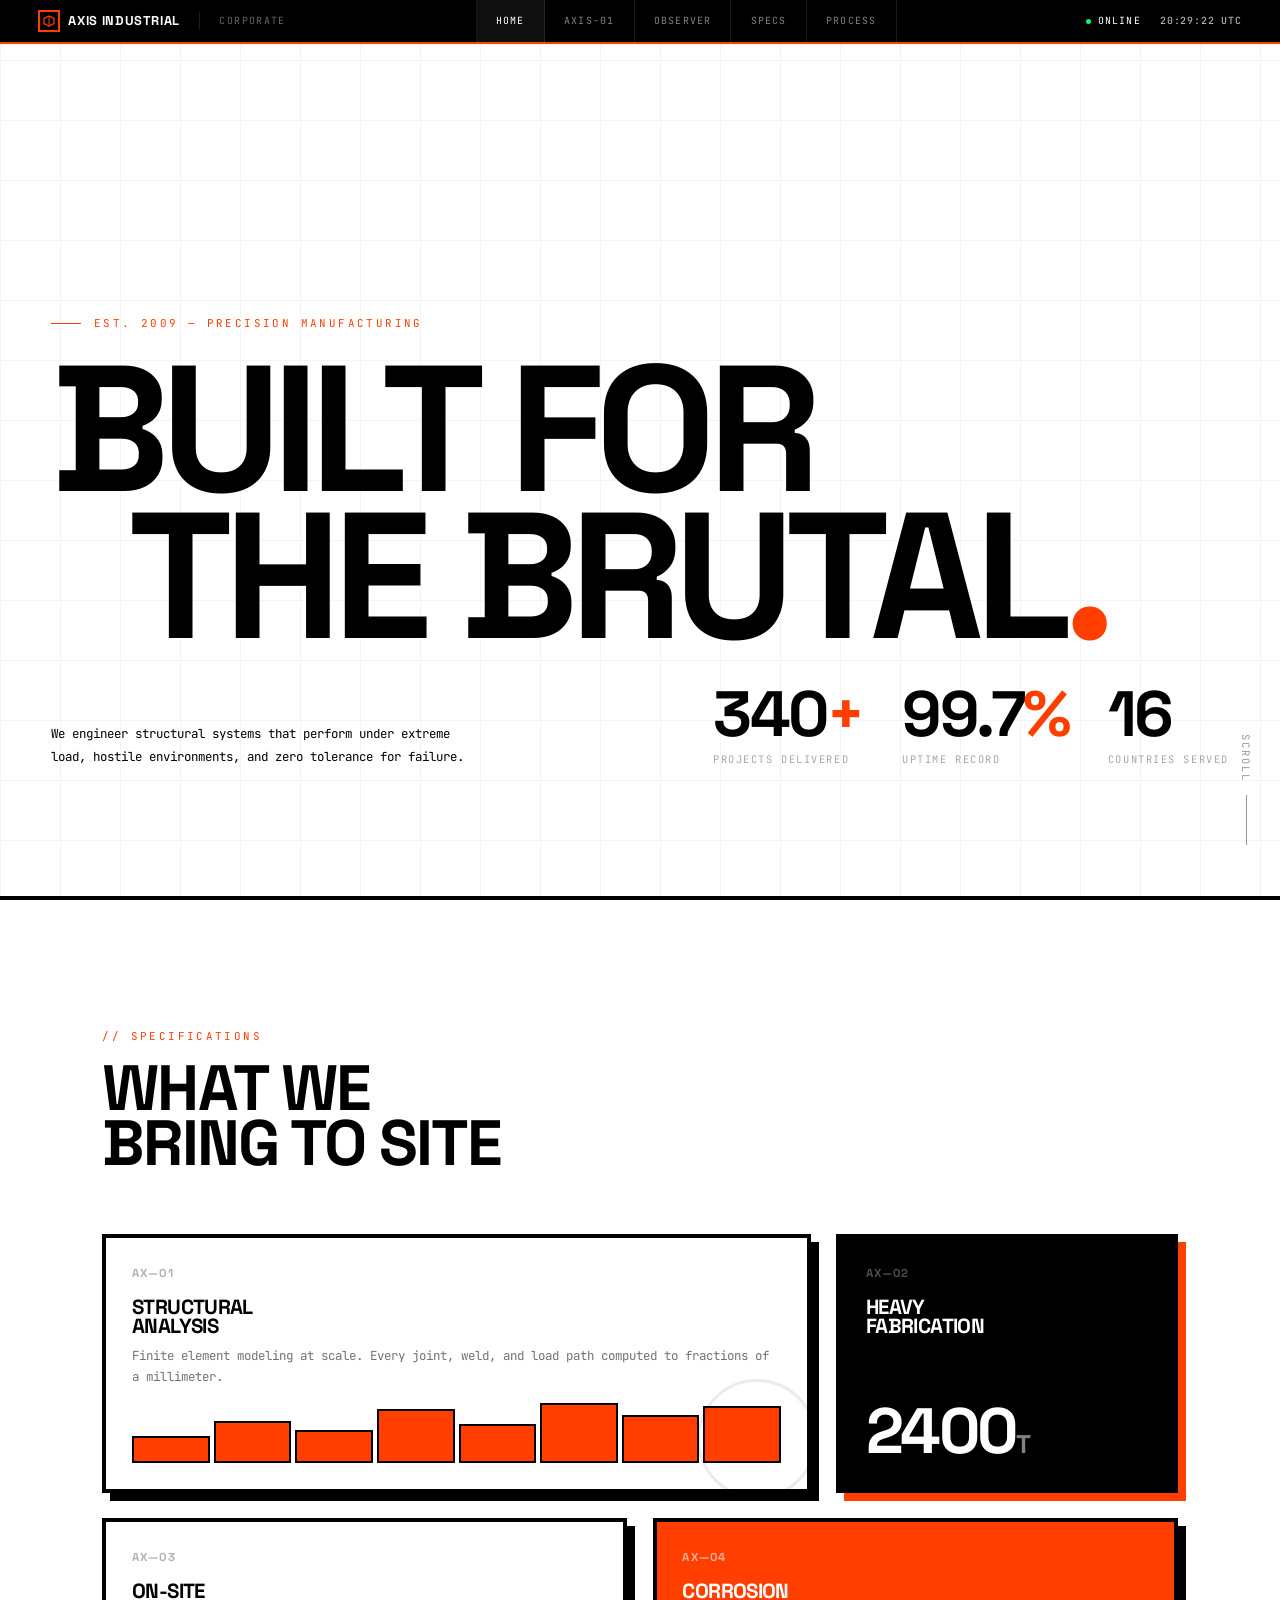
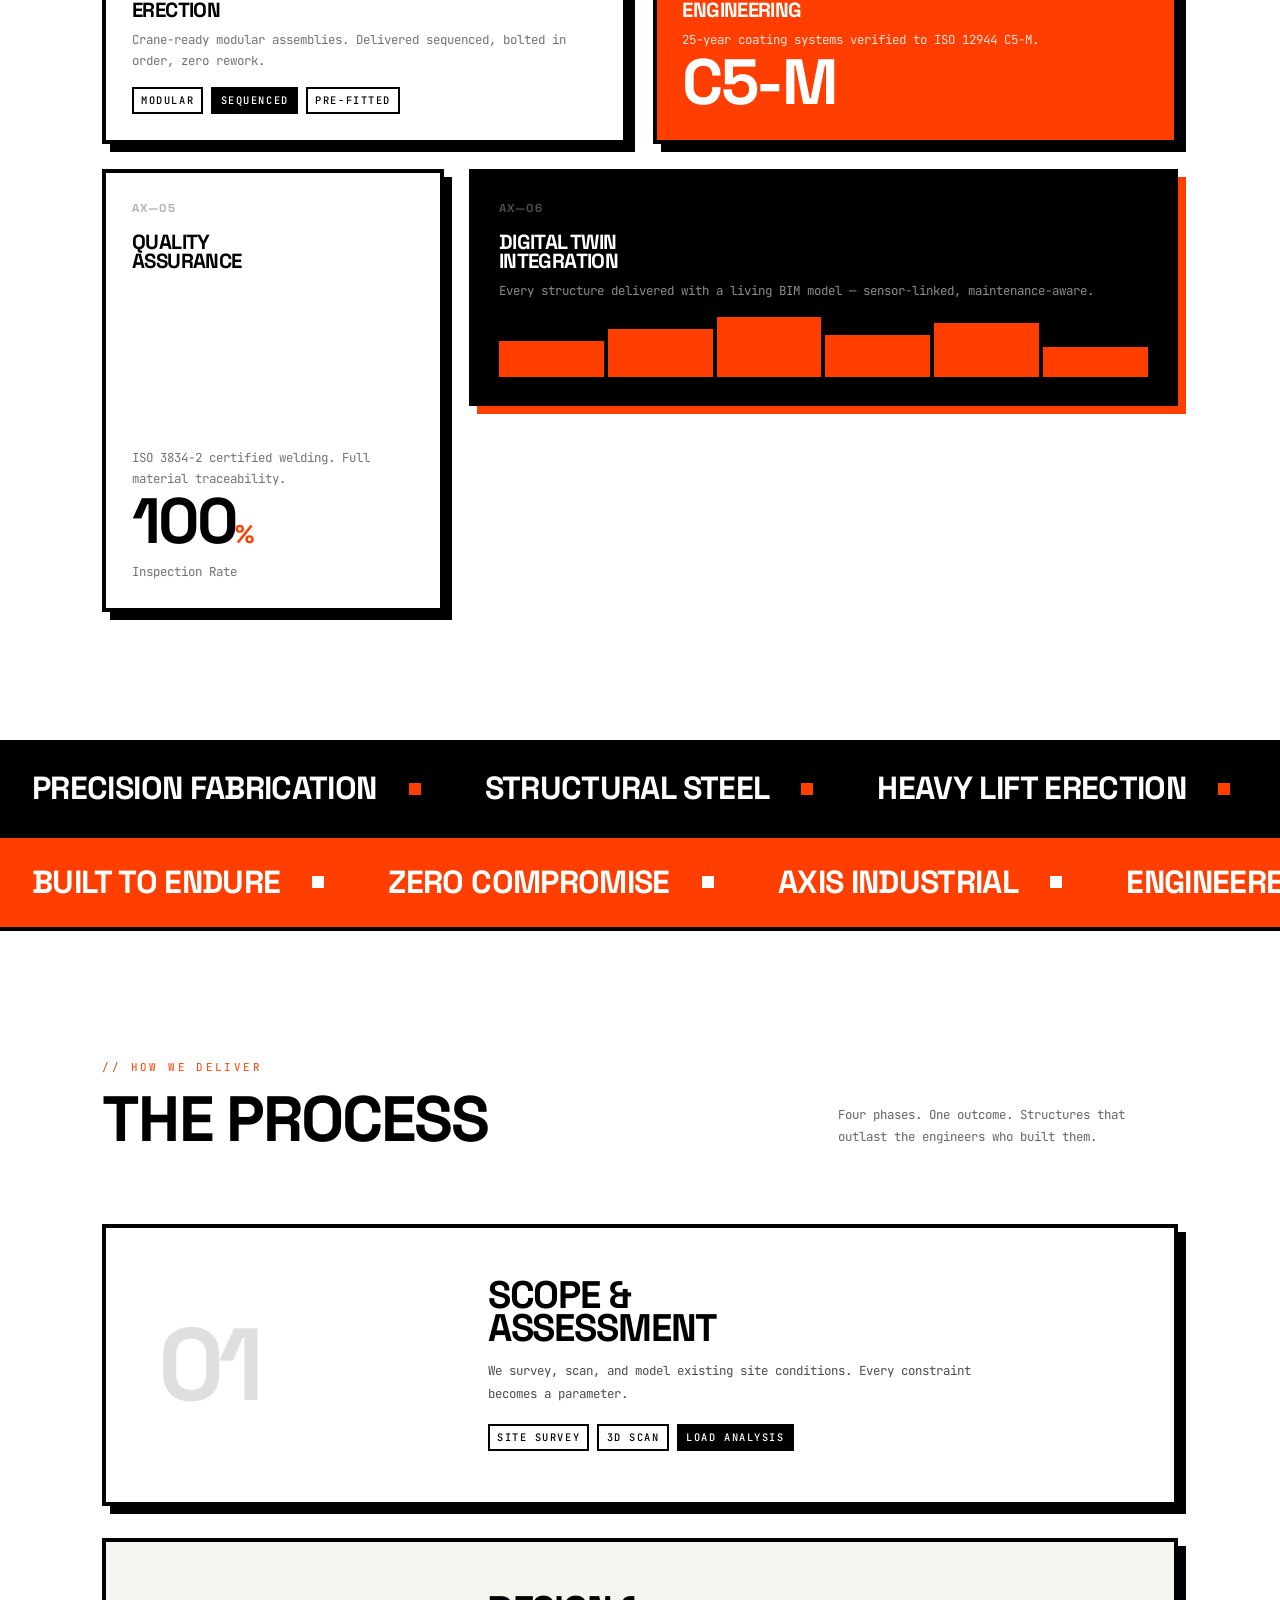
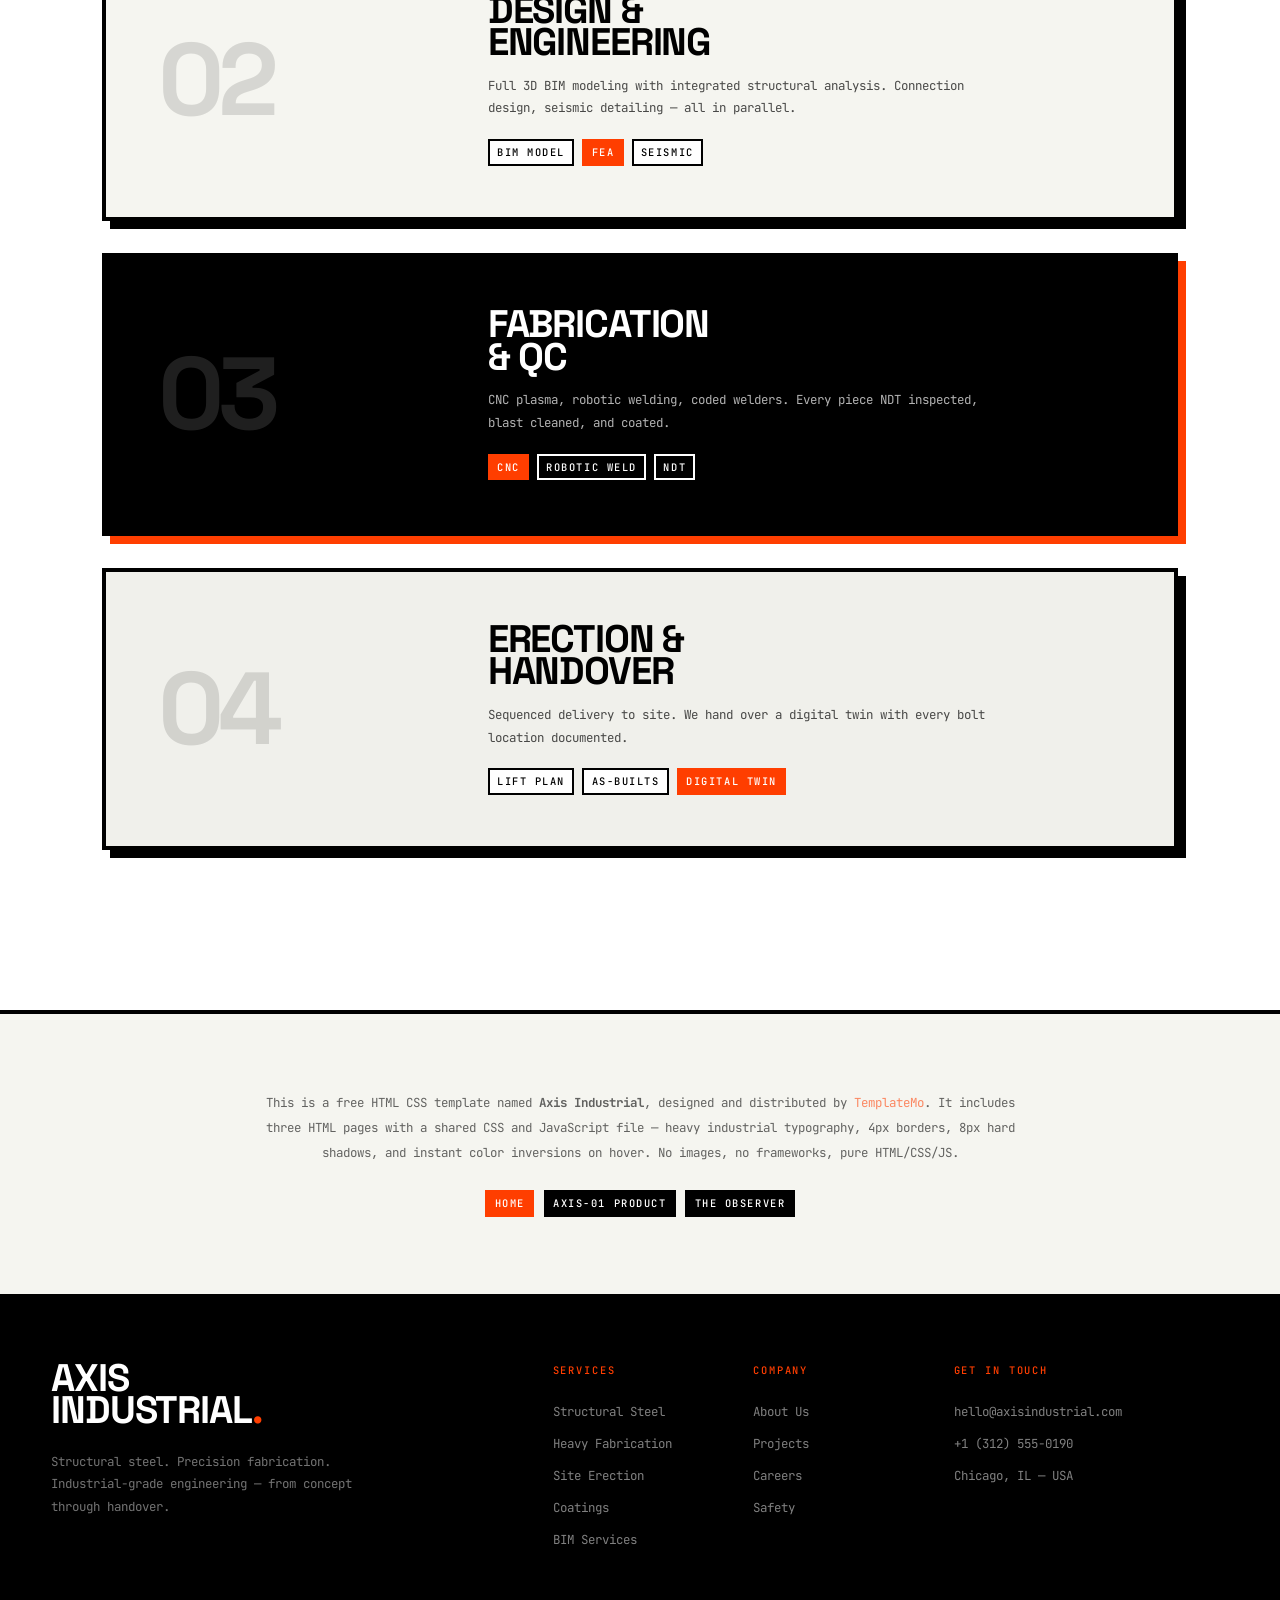
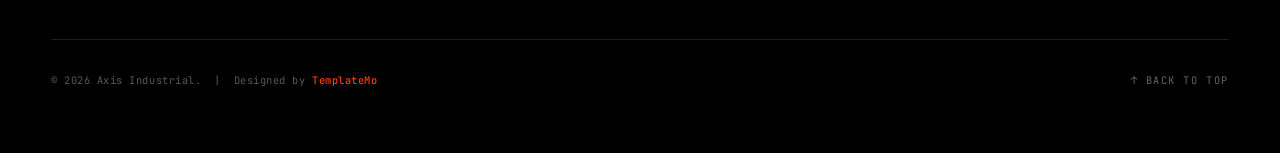
<file: templatemo_619_axis_industrial/index.html>
<!DOCTYPE html>
<html lang="en">
<head>
<meta charset="UTF-8">
<meta name="viewport" content="width=device-width, initial-scale=1.0">
<title>AXIS INDUSTRIAL — Engineered Without Compromise</title>
<meta name="description" content="AXIS INDUSTRIAL delivers precision-engineered solutions for heavy industry. Built to endure. Designed to perform.">
<link rel="preconnect" href="https://fonts.googleapis.com">
<link rel="preconnect" href="https://fonts.gstatic.com" crossorigin>
<link href="https://fonts.googleapis.com/css2?family=JetBrains+Mono:wght@400;500&family=Space+Grotesk:wght@400;700&display=swap" rel="stylesheet">
<link rel="stylesheet" href="css/templatemo-axis-industrial.css">
<link rel="stylesheet" href="css/templatemo-axis-main-page.css">
<!--

TemplateMo 619 Axis Industrial

https://templatemo.com/tm-619-axis-industrial

-->
</head>
<body>

<!-- ====== HEADER ====== -->
<header class="header">
    <div class="header__inner">
        <div class="header__left">
            <a href="index.html" class="header__logo" aria-label="AXIS INDUSTRIAL Home">
                <span class="header__logo-mark">
                    <svg viewBox="0 0 24 24" fill="none" xmlns="http://www.w3.org/2000/svg"><path d="M12 2L2 7V17L12 22L22 17V7L12 2Z" stroke="#FF3E00" stroke-width="2.5"/><line x1="12" y1="2" x2="12" y2="22" stroke="#FF3E00" stroke-width="2"/></svg>
                </span>
                Axis Industrial
            </a>
            <span class="header__sep"></span>
            <span class="header__product">Corporate</span>
        </div>
        <nav class="header__nav" id="headerNav">
            <a href="index.html" class="active">Home</a>
            <a href="landing-page.html">AXIS-01</a>
            <a href="the-observer.html">Observer</a>
            <a href="#specs">Specs</a>
            <a href="#process">Process</a>
        </nav>
        <div class="header__right">
            <div class="header__status"><span class="header__status-dot"></span><span>Online</span></div>
            <div class="header__clock" id="utcClock">--:--:-- UTC</div>
        </div>
        <button class="header__burger" id="headerBurger" aria-label="Toggle navigation" aria-expanded="false"><span></span><span></span><span></span></button>
    </div>
</header>


<!-- ====== HERO ====== -->
<section class="hero">
    <div class="hero__grid hero__grid--dense" aria-hidden="true"></div>
    <div class="hero__label reveal">Est. 2009 — Precision Manufacturing</div>
    <h1 class="hero__title">
        <span class="line">Built for</span>
        <span class="line line--indent">the Brutal<span class="accent-dot">.</span></span>
    </h1>
    <div class="hero__bottom">
        <p class="hero__desc reveal">We engineer structural systems that perform under extreme load, hostile environments, and zero tolerance for failure.</p>
        <div class="hero__stats reveal">
            <div><div class="hero__stat-num">340<span class="accent">+</span></div><div class="hero__stat-label">Projects Delivered</div></div>
            <div><div class="hero__stat-num">99.7<span class="accent">%</span></div><div class="hero__stat-label">Uptime Record</div></div>
            <div><div class="hero__stat-num">16</div><div class="hero__stat-label">Countries Served</div></div>
        </div>
    </div>
    <div class="hero__scroll-cue" aria-hidden="true">Scroll</div>
</section>


<!-- ====== BENTO SPECS ====== -->
<section class="section" id="specs">
    <div class="container">
        <div class="section__header reveal">
            <div class="section__eyebrow">// Specifications</div>
            <h2 class="section__title">What We<br>Bring to Site</h2>
        </div>
        <div class="bento__grid">
            <div class="bento-card bento-card--wide reveal">
                <div class="bento-card__number">AX—01</div>
                <div><h3 class="bento-card__title">Structural<br>Analysis</h3><p class="bento-card__text">Finite element modeling at scale. Every joint, weld, and load path computed to fractions of a millimeter.</p></div>
                <div class="bar-chart"><div class="bar-chart__col" style="height:45%"></div><div class="bar-chart__col" style="height:70%"></div><div class="bar-chart__col" style="height:55%"></div><div class="bar-chart__col" style="height:90%"></div><div class="bar-chart__col" style="height:65%"></div><div class="bar-chart__col" style="height:100%"></div><div class="bar-chart__col" style="height:80%"></div><div class="bar-chart__col" style="height:95%"></div></div>
                <div class="bento-card__visual" aria-hidden="true"></div>
            </div>
            <div class="bento-card bento-card--narrow bento-card--dark reveal">
                <div class="bento-card__number">AX—02</div>
                <h3 class="bento-card__title">Heavy<br>Fabrication</h3>
                <div class="bento-card__stat">2400<span style="font-size:0.4em;opacity:0.5">T</span></div>
            </div>
            <div class="bento-card bento-card--mid reveal">
                <div class="bento-card__number">AX—03</div>
                <div><h3 class="bento-card__title">On-Site<br>Erection</h3><p class="bento-card__text">Crane-ready modular assemblies. Delivered sequenced, bolted in order, zero rework.</p></div>
                <div style="align-self:end;display:flex;flex-wrap:wrap;gap:0.5rem"><span class="tag">Modular</span><span class="tag tag--filled">Sequenced</span><span class="tag">Pre-fitted</span></div>
            </div>
            <div class="bento-card bento-card--mid bento-card--safety reveal">
                <div class="bento-card__number" style="opacity:0.6">AX—04</div>
                <h3 class="bento-card__title">Corrosion<br>Engineering</h3>
                <p class="bento-card__text" style="opacity:0.85">25-year coating systems verified to ISO 12944 C5-M.</p>
                <div class="bento-card__stat">C5-M</div>
            </div>
            <div class="bento-card bento-card--narrow bento-card--tall reveal">
                <div class="bento-card__number">AX—05</div>
                <h3 class="bento-card__title">Quality<br>Assurance</h3>
                <p class="bento-card__text">ISO 3834-2 certified welding. Full material traceability.</p>
                <div style="align-self:end"><div class="bento-card__stat">100<span class="accent" style="font-size:0.4em">%</span></div><div class="bento-card__text" style="margin-top:0.5rem">Inspection Rate</div></div>
            </div>
            <div class="bento-card bento-card--wide bento-card--dark reveal">
                <div class="bento-card__number">AX—06</div>
                <div><h3 class="bento-card__title">Digital Twin<br>Integration</h3><p class="bento-card__text" style="opacity:0.55">Every structure delivered with a living BIM model — sensor-linked, maintenance-aware.</p></div>
                <div class="bar-chart"><div class="bar-chart__col" style="height:60%"></div><div class="bar-chart__col" style="height:80%"></div><div class="bar-chart__col" style="height:100%"></div><div class="bar-chart__col" style="height:70%"></div><div class="bar-chart__col" style="height:90%"></div><div class="bar-chart__col" style="height:50%"></div></div>
            </div>
        </div>
    </div>
</section>


<!-- ====== TICKER ====== -->
<div class="ticker" aria-hidden="true"><div class="ticker__track"><span class="ticker__item">Precision Fabrication</span><span class="ticker__item">Structural Steel</span><span class="ticker__item">Heavy Lift Erection</span><span class="ticker__item">Industrial Coatings</span><span class="ticker__item">BIM / Digital Twin</span><span class="ticker__item">Quality ISO 3834</span><span class="ticker__item">NDT Inspection</span><span class="ticker__item">Modular Assembly</span><span class="ticker__item">Precision Fabrication</span><span class="ticker__item">Structural Steel</span><span class="ticker__item">Heavy Lift Erection</span><span class="ticker__item">Industrial Coatings</span><span class="ticker__item">BIM / Digital Twin</span><span class="ticker__item">Quality ISO 3834</span><span class="ticker__item">NDT Inspection</span><span class="ticker__item">Modular Assembly</span></div></div>
<div class="ticker ticker--reverse ticker--safety" aria-hidden="true"><div class="ticker__track"><span class="ticker__item">Built to Endure</span><span class="ticker__item">Zero Compromise</span><span class="ticker__item">Axis Industrial</span><span class="ticker__item">Engineered Strength</span><span class="ticker__item">On Time — On Spec</span><span class="ticker__item">Axis Industrial</span><span class="ticker__item">Built to Endure</span><span class="ticker__item">Zero Compromise</span><span class="ticker__item">Axis Industrial</span><span class="ticker__item">Engineered Strength</span><span class="ticker__item">On Time — On Spec</span><span class="ticker__item">Axis Industrial</span></div></div>


<!-- ====== THE STACK ====== -->
<section class="section" id="process">
    <div class="container">
        <div class="stack__header reveal">
            <div><div class="section__eyebrow">// How We Deliver</div><h2 class="section__title">The Process</h2></div>
            <p class="stack__subtitle">Four phases. One outcome. Structures that outlast the engineers who built them.</p>
        </div>
        <div>
            <article class="stack__card reveal"><div class="stack__card-left"><div class="stack__card-step">01</div></div><div class="stack__card-right"><h3 class="stack__card-title">Scope &<br>Assessment</h3><p class="stack__card-text">We survey, scan, and model existing site conditions. Every constraint becomes a parameter.</p><div class="stack__card-tags"><span class="tag">Site Survey</span><span class="tag">3D Scan</span><span class="tag tag--filled">Load Analysis</span></div></div></article>
            <article class="stack__card reveal"><div class="stack__card-left"><div class="stack__card-step">02</div></div><div class="stack__card-right"><h3 class="stack__card-title">Design &<br>Engineering</h3><p class="stack__card-text">Full 3D BIM modeling with integrated structural analysis. Connection design, seismic detailing — all in parallel.</p><div class="stack__card-tags"><span class="tag">BIM Model</span><span class="tag tag--safety">FEA</span><span class="tag">Seismic</span></div></div></article>
            <article class="stack__card reveal"><div class="stack__card-left"><div class="stack__card-step">03</div></div><div class="stack__card-right"><h3 class="stack__card-title">Fabrication<br>& QC</h3><p class="stack__card-text">CNC plasma, robotic welding, coded welders. Every piece NDT inspected, blast cleaned, and coated.</p><div class="stack__card-tags"><span class="tag tag--filled">CNC</span><span class="tag">Robotic Weld</span><span class="tag">NDT</span></div></div></article>
            <article class="stack__card reveal"><div class="stack__card-left"><div class="stack__card-step">04</div></div><div class="stack__card-right"><h3 class="stack__card-title">Erection &<br>Handover</h3><p class="stack__card-text">Sequenced delivery to site. We hand over a digital twin with every bolt location documented.</p><div class="stack__card-tags"><span class="tag">Lift Plan</span><span class="tag">As-Builts</span><span class="tag tag--safety">Digital Twin</span></div></div></article>
        </div>
    </div>
</section>


<!-- ====== ABOUT THIS TEMPLATE ====== -->
<section class="about">
    <div class="about__inner">
        <p class="about__text">
            This is a free HTML CSS template named <strong>Axis Industrial</strong>, designed and distributed by
            <a href="https://templatemo.com/tm-619-axis-industrial" target="_blank" rel="noopener" style="color:var(--safety)">TemplateMo</a>.
            It includes three HTML pages with a shared CSS and JavaScript file — heavy industrial typography,
            4px borders, 8px hard shadows, and instant color inversions on hover. No images, no frameworks, pure HTML/CSS/JS.
        </p>
        <div class="about__links">
            <a href="index.html" class="tag tag--safety">Home</a>
            <a href="landing-page.html" class="tag tag--filled">AXIS-01 Product</a>
            <a href="the-observer.html" class="tag tag--filled">The Observer</a>
        </div>
    </div>
</section>


<!-- ====== FOOTER ====== -->
<footer class="footer">
    <div class="footer__inner">
        <div class="footer__top">
            <div class="footer__brand">
                <h2 class="font-display footer__brand-name">Axis<br>Industrial<span class="accent">.</span></h2>
                <p class="footer__brand-desc">Structural steel. Precision fabrication. Industrial-grade engineering — from concept through handover.</p>
            </div>
            <div class="footer__col"><div class="footer__col-title">Services</div><a href="#">Structural Steel</a><a href="#">Heavy Fabrication</a><a href="#">Site Erection</a><a href="#">Coatings</a><a href="#">BIM Services</a></div>
            <div class="footer__col"><div class="footer__col-title">Company</div><a href="#">About Us</a><a href="#">Projects</a><a href="#">Careers</a><a href="#">Safety</a></div>
            <div class="footer__col"><div class="footer__col-title">Get in Touch</div><a href="#">hello@axisindustrial.com</a><a href="#">+1 (312) 555-0190</a><a href="#">Chicago, IL — USA</a></div>
        </div>
        <div class="footer__bottom">
            <span class="footer__copy">&copy; 2026 Axis Industrial. &nbsp;|&nbsp; Designed by <a href="https://templatemo.com/tm-619-axis-industrial" target="_blank" rel="nofollow noopener">TemplateMo</a></span>
            <button class="footer__back-top" id="backToTop" aria-label="Back to top">↑ Back to Top</button>
        </div>
    </div>
</footer>

<script src="js/templatemo-axis-script.js"></script>
</body>
</html>
</file>
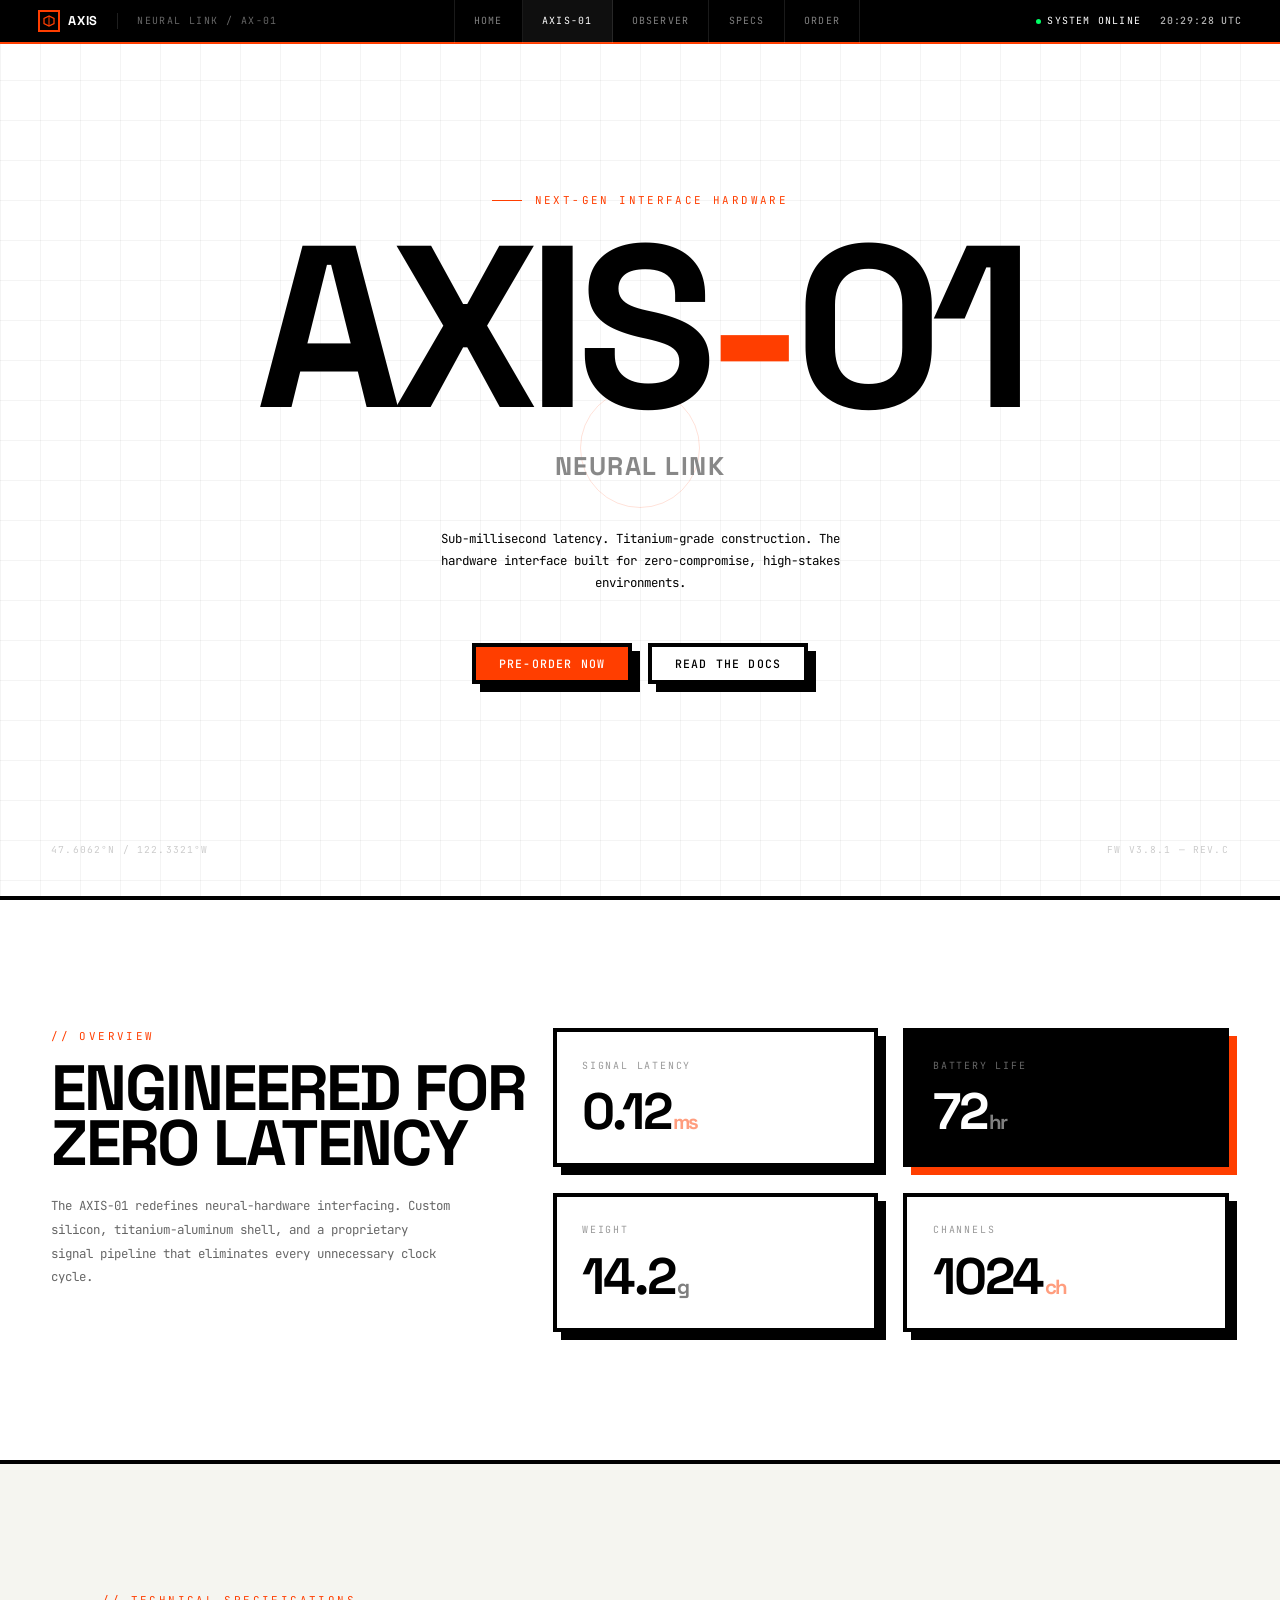
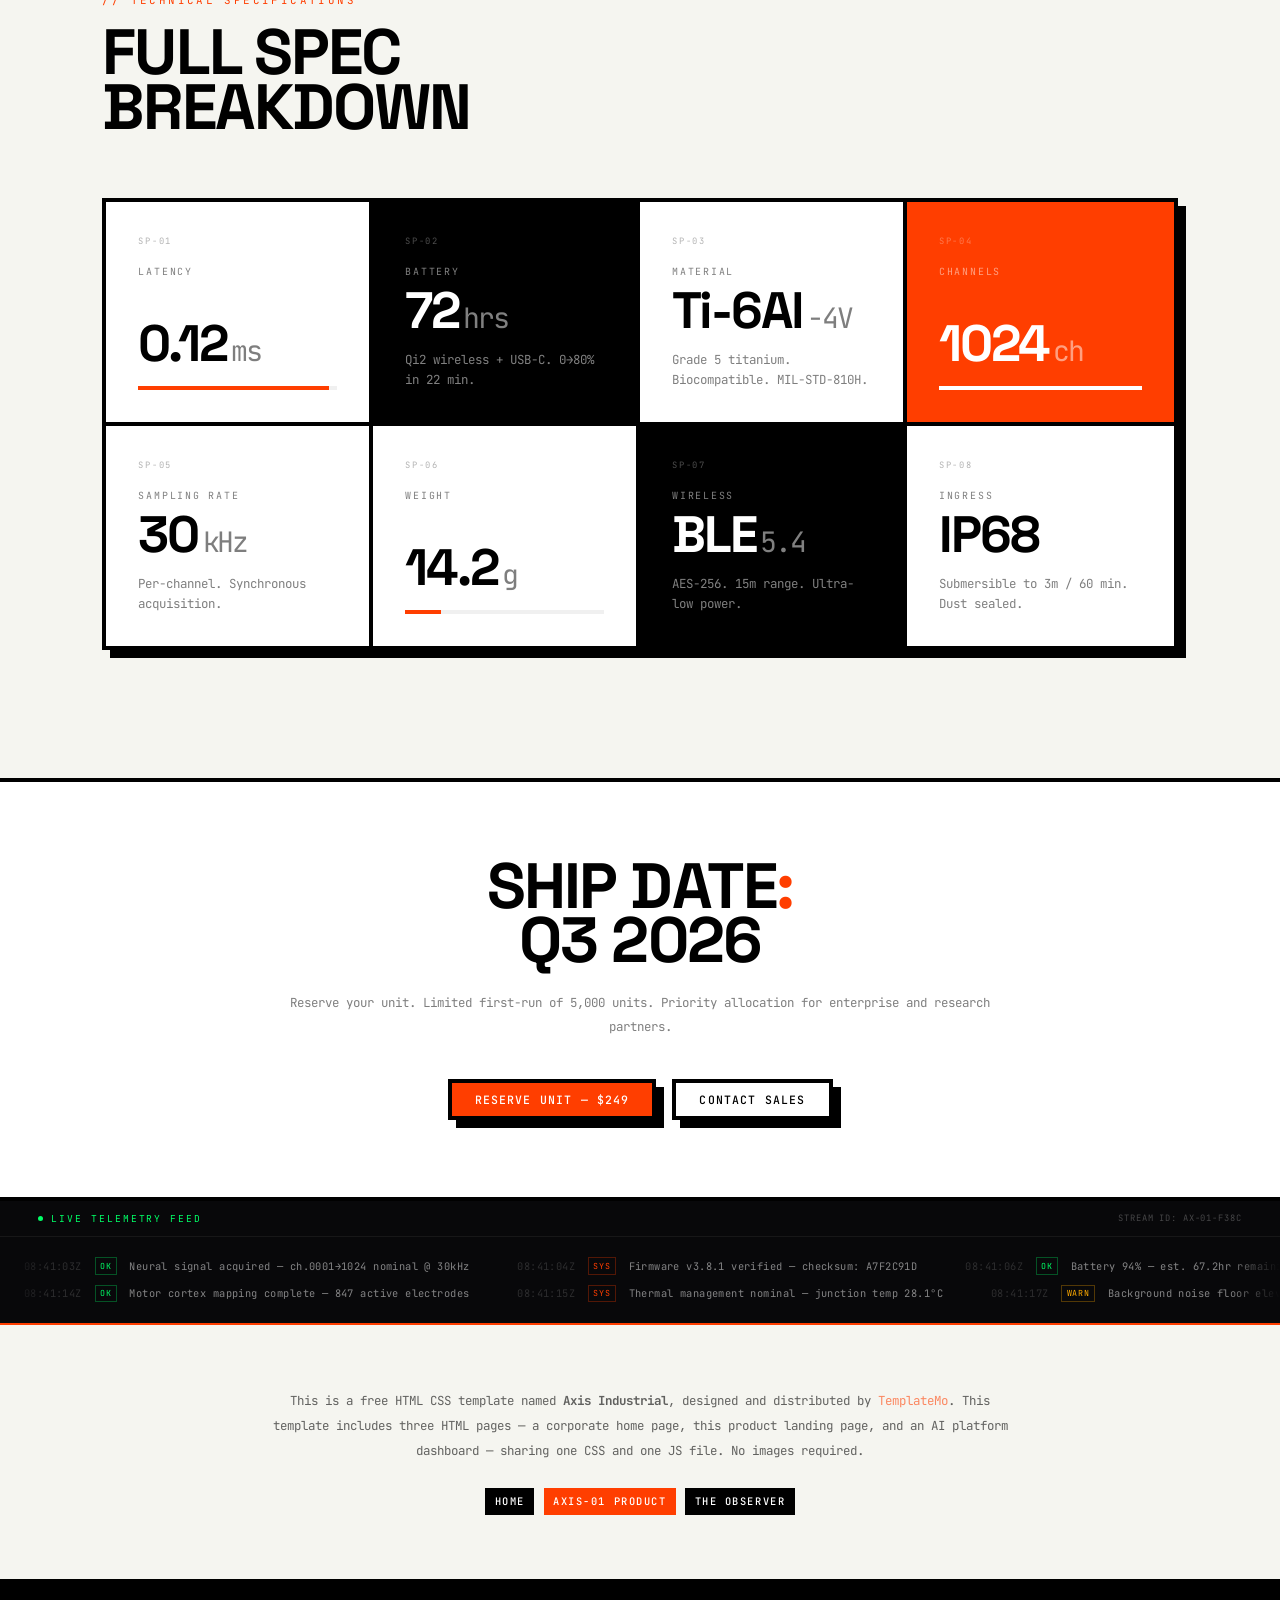
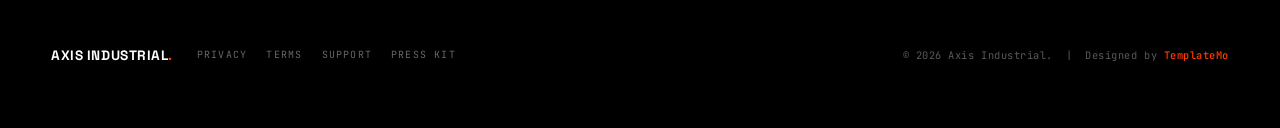
<file: templatemo_619_axis_industrial/landing-page.html>
<!DOCTYPE html>
<html lang="en">
<head>
<meta charset="UTF-8">
<meta name="viewport" content="width=device-width, initial-scale=1.0">
<title>AXIS-01 Neural Link — Next-Gen Interface Hardware</title>
<meta name="description" content="AXIS-01 Neural Link. Sub-millisecond latency. Titanium-grade construction. The hardware interface built for zero-compromise environments.">
<link rel="preconnect" href="https://fonts.googleapis.com">
<link rel="preconnect" href="https://fonts.gstatic.com" crossorigin>
<link href="https://fonts.googleapis.com/css2?family=JetBrains+Mono:wght@400;500&family=Space+Grotesk:wght@400;700&display=swap" rel="stylesheet">
<link rel="stylesheet" href="css/templatemo-axis-industrial.css">
<link rel="stylesheet" href="css/templatemo-axis-landing-page.css">
<!--

TemplateMo 619 Axis Industrial

https://templatemo.com/tm-619-axis-industrial

-->
</head>
<body>

<!-- ====== HEADER ====== -->
<header class="header">
    <div class="header__inner">
        <div class="header__left">
            <a href="index.html" class="header__logo" aria-label="Axis Industrial Home">
                <span class="header__logo-mark"><svg viewBox="0 0 24 24" fill="none" xmlns="http://www.w3.org/2000/svg"><path d="M12 2L2 7V17L12 22L22 17V7L12 2Z" stroke="#FF3E00" stroke-width="2.5"/><line x1="12" y1="2" x2="12" y2="22" stroke="#FF3E00" stroke-width="2"/></svg></span>
                Axis
            </a>
            <span class="header__sep"></span>
            <span class="header__product">Neural Link / AX-01</span>
        </div>
        <nav class="header__nav" id="headerNav">
            <a href="index.html">Home</a>
            <a href="landing-page.html" class="active">AXIS-01</a>
            <a href="the-observer.html">Observer</a>
            <a href="#specs">Specs</a>
            <a href="#order">Order</a>
        </nav>
        <div class="header__right">
            <div class="header__status"><span class="header__status-dot"></span><span>System Online</span></div>
            <div class="header__clock" id="utcClock">--:--:-- UTC</div>
        </div>
        <button class="header__burger" id="headerBurger" aria-label="Toggle navigation" aria-expanded="false"><span></span><span></span><span></span></button>
    </div>
</header>


<!-- ====== HERO ====== -->
<section class="hero hero--center hero--product">
    <div class="hero__grid" aria-hidden="true"></div>
    <div class="hero__label reveal">Next-Gen Interface Hardware</div>
    <h1 class="hero__title">AXIS<span class="accent-dot">-</span>01</h1>
    <p class="hero__subtitle reveal">Neural Link</p>
    <p class="hero__desc reveal" style="margin-bottom:3rem">Sub-millisecond latency. Titanium-grade construction. The hardware interface built for zero-compromise, high-stakes environments.</p>
    <div class="hero__actions reveal">
        <button class="btn btn--primary">Pre-Order Now</button>
        <button class="btn btn--ghost">Read the Docs</button>
    </div>
    <span class="hero__coords" aria-hidden="true">47.6062°N / 122.3321°W</span>
    <span class="hero__version" aria-hidden="true">FW v3.8.1 — Rev.C</span>
</section>


<!-- ====== PRODUCT DETAILS ====== -->
<section class="section" id="overview">
    <div class="details__inner">
        <div class="details__left reveal">
            <div class="section__eyebrow">// Overview</div>
            <h2 class="section__title">Engineered for<br>Zero Latency</h2>
            <p class="details__text" style="margin-top:1.5rem">The AXIS-01 redefines neural-hardware interfacing. Custom silicon, titanium-aluminum shell, and a proprietary signal pipeline that eliminates every unnecessary clock cycle.</p>
        </div>
        <div class="details__right">
            <div class="stat-card reveal"><div class="stat-card__label">Signal Latency</div><div class="stat-card__value">0.12<span class="stat-card__unit accent">ms</span></div></div>
            <div class="stat-card stat-card--dark reveal"><div class="stat-card__label">Battery Life</div><div class="stat-card__value">72<span class="stat-card__unit">hr</span></div></div>
            <div class="stat-card reveal"><div class="stat-card__label">Weight</div><div class="stat-card__value">14.2<span class="stat-card__unit">g</span></div></div>
            <div class="stat-card reveal"><div class="stat-card__label">Channels</div><div class="stat-card__value">1024<span class="stat-card__unit accent">ch</span></div></div>
        </div>
    </div>
</section>


<!-- ====== SPEC GRID ====== -->
<section class="section section--surface" id="specs">
    <div class="container">
        <div class="section__header reveal">
            <div class="section__eyebrow">// Technical Specifications</div>
            <h2 class="section__title">Full Spec<br>Breakdown</h2>
        </div>
        <div class="spec-grid reveal">
            <div class="spec-cell"><div><div class="spec-cell__id">SP-01</div><div class="spec-cell__label">Latency</div></div><div><div class="spec-cell__value">0.12<span class="spec-cell__unit">ms</span></div><div class="bar-track"><div class="bar-track__fill" style="width:96%"></div></div></div></div>
            <div class="spec-cell spec-cell--dark"><div><div class="spec-cell__id">SP-02</div><div class="spec-cell__label">Battery</div></div><div><div class="spec-cell__value">72<span class="spec-cell__unit">hrs</span></div><div class="spec-cell__note">Qi2 wireless + USB-C. 0→80% in 22 min.</div></div></div>
            <div class="spec-cell"><div><div class="spec-cell__id">SP-03</div><div class="spec-cell__label">Material</div></div><div><div class="spec-cell__value">Ti-6Al<span class="spec-cell__unit">-4V</span></div><div class="spec-cell__note">Grade 5 titanium. Biocompatible. MIL-STD-810H.</div></div></div>
            <div class="spec-cell spec-cell--safety"><div><div class="spec-cell__id">SP-04</div><div class="spec-cell__label">Channels</div></div><div><div class="spec-cell__value">1024<span class="spec-cell__unit">ch</span></div><div class="bar-track"><div class="bar-track__fill" style="width:100%"></div></div></div></div>
            <div class="spec-cell"><div><div class="spec-cell__id">SP-05</div><div class="spec-cell__label">Sampling Rate</div></div><div><div class="spec-cell__value">30<span class="spec-cell__unit">kHz</span></div><div class="spec-cell__note">Per-channel. Synchronous acquisition.</div></div></div>
            <div class="spec-cell"><div><div class="spec-cell__id">SP-06</div><div class="spec-cell__label">Weight</div></div><div><div class="spec-cell__value">14.2<span class="spec-cell__unit">g</span></div><div class="bar-track"><div class="bar-track__fill" style="width:18%"></div></div></div></div>
            <div class="spec-cell spec-cell--dark"><div><div class="spec-cell__id">SP-07</div><div class="spec-cell__label">Wireless</div></div><div><div class="spec-cell__value">BLE<span class="spec-cell__unit">5.4</span></div><div class="spec-cell__note">AES-256. 15m range. Ultra-low power.</div></div></div>
            <div class="spec-cell"><div><div class="spec-cell__id">SP-08</div><div class="spec-cell__label">Ingress</div></div><div><div class="spec-cell__value">IP68</div><div class="spec-cell__note">Submersible to 3m / 60 min. Dust sealed.</div></div></div>
        </div>
    </div>
</section>


<!-- ====== CTA ====== -->
<section class="cta-band" id="order">
    <div class="cta-band__inner reveal">
        <h2 class="cta-band__title">Ship Date<span class="accent">:</span><br>Q3 2026</h2>
        <p class="cta-band__text">Reserve your unit. Limited first-run of 5,000 units. Priority allocation for enterprise and research partners.</p>
        <div class="cta-band__actions">
            <button class="btn btn--primary">Reserve Unit — $249</button>
            <button class="btn btn--ghost">Contact Sales</button>
        </div>
    </div>
</section>


<!-- ====== TERMINAL LOG ====== -->
<div class="log" aria-label="System telemetry">
    <div class="log__header">
        <div class="log__header-title">Live Telemetry Feed</div>
        <div class="log__header-status">Stream ID: AX-01-F38C</div>
    </div>
    <div class="log__body">
        <div class="log__track">
            <div class="log__entry"><span class="log__entry-time">08:41:03Z</span><span class="log__entry-tag log-ok">OK</span><span class="log__entry-msg">Neural signal acquired — ch.0001→1024 nominal @ 30kHz</span></div>
            <div class="log__entry"><span class="log__entry-time">08:41:04Z</span><span class="log__entry-tag log-sys">SYS</span><span class="log__entry-msg">Firmware v3.8.1 verified — checksum: A7F2C91D</span></div>
            <div class="log__entry"><span class="log__entry-time">08:41:06Z</span><span class="log__entry-tag log-ok">OK</span><span class="log__entry-msg">Battery 94% — est. 67.2hr remaining — temp 22.4°C</span></div>
            <div class="log__entry"><span class="log__entry-time">08:41:08Z</span><span class="log__entry-tag log-warn">WARN</span><span class="log__entry-msg">Impedance drift +0.3kΩ ch.0847 — auto-calibrating</span></div>
            <div class="log__entry"><span class="log__entry-time">08:41:09Z</span><span class="log__entry-tag log-ok">OK</span><span class="log__entry-msg">BLE 5.4 link stable — RSSI -42dBm — AES-256 active</span></div>
            <div class="log__entry"><span class="log__entry-time">08:41:12Z</span><span class="log__entry-tag log-sys">SYS</span><span class="log__entry-msg">Latency calibration: 0.118ms avg — within spec</span></div>
            <div class="log__entry"><span class="log__entry-time">08:41:03Z</span><span class="log__entry-tag log-ok">OK</span><span class="log__entry-msg">Neural signal acquired — ch.0001→1024 nominal @ 30kHz</span></div>
            <div class="log__entry"><span class="log__entry-time">08:41:04Z</span><span class="log__entry-tag log-sys">SYS</span><span class="log__entry-msg">Firmware v3.8.1 verified — checksum: A7F2C91D</span></div>
            <div class="log__entry"><span class="log__entry-time">08:41:06Z</span><span class="log__entry-tag log-ok">OK</span><span class="log__entry-msg">Battery 94% — est. 67.2hr remaining — temp 22.4°C</span></div>
            <div class="log__entry"><span class="log__entry-time">08:41:08Z</span><span class="log__entry-tag log-warn">WARN</span><span class="log__entry-msg">Impedance drift +0.3kΩ ch.0847 — auto-calibrating</span></div>
            <div class="log__entry"><span class="log__entry-time">08:41:09Z</span><span class="log__entry-tag log-ok">OK</span><span class="log__entry-msg">BLE 5.4 link stable — RSSI -42dBm — AES-256 active</span></div>
            <div class="log__entry"><span class="log__entry-time">08:41:12Z</span><span class="log__entry-tag log-sys">SYS</span><span class="log__entry-msg">Latency calibration: 0.118ms avg — within spec</span></div>
        </div>
        <div class="log__track log__track--reverse">
            <div class="log__entry"><span class="log__entry-time">08:41:14Z</span><span class="log__entry-tag log-ok">OK</span><span class="log__entry-msg">Motor cortex mapping complete — 847 active electrodes</span></div>
            <div class="log__entry"><span class="log__entry-time">08:41:15Z</span><span class="log__entry-tag log-sys">SYS</span><span class="log__entry-msg">Thermal management nominal — junction temp 28.1°C</span></div>
            <div class="log__entry"><span class="log__entry-time">08:41:17Z</span><span class="log__entry-tag log-warn">WARN</span><span class="log__entry-msg">Background noise floor elevated — ch.0512 SNR 18.4dB</span></div>
            <div class="log__entry"><span class="log__entry-time">08:41:19Z</span><span class="log__entry-tag log-ok">OK</span><span class="log__entry-msg">Data pipeline flushed — 1.2GB/hr to cloud</span></div>
            <div class="log__entry"><span class="log__entry-time">08:41:21Z</span><span class="log__entry-tag log-ok">OK</span><span class="log__entry-msg">Biocompatibility sensors green — pH 7.38</span></div>
            <div class="log__entry"><span class="log__entry-time">08:41:14Z</span><span class="log__entry-tag log-ok">OK</span><span class="log__entry-msg">Motor cortex mapping complete — 847 active electrodes</span></div>
            <div class="log__entry"><span class="log__entry-time">08:41:15Z</span><span class="log__entry-tag log-sys">SYS</span><span class="log__entry-msg">Thermal management nominal — junction temp 28.1°C</span></div>
            <div class="log__entry"><span class="log__entry-time">08:41:17Z</span><span class="log__entry-tag log-warn">WARN</span><span class="log__entry-msg">Background noise floor elevated — ch.0512 SNR 18.4dB</span></div>
            <div class="log__entry"><span class="log__entry-time">08:41:19Z</span><span class="log__entry-tag log-ok">OK</span><span class="log__entry-msg">Data pipeline flushed — 1.2GB/hr to cloud</span></div>
            <div class="log__entry"><span class="log__entry-time">08:41:21Z</span><span class="log__entry-tag log-ok">OK</span><span class="log__entry-msg">Biocompatibility sensors green — pH 7.38</span></div>
        </div>
    </div>
</div>


<!-- ====== ABOUT THIS TEMPLATE ====== -->
<section class="about">
    <div class="about__inner">
        <p class="about__text">
            This is a free HTML CSS template named <strong>Axis Industrial</strong>, designed and distributed by
            <a href="https://templatemo.com/tm-619-axis-industrial" target="_blank" rel="noopener" style="color:var(--safety)">TemplateMo</a>.
            This template includes three HTML pages — a corporate home page, this product landing page, and an AI platform dashboard — sharing one CSS and one JS file. No images required.
        </p>
        <div class="about__links">
            <a href="index.html" class="tag tag--filled">Home</a>
            <a href="landing-page.html" class="tag tag--safety">AXIS-01 Product</a>
            <a href="the-observer.html" class="tag tag--filled">The Observer</a>
        </div>
    </div>
</section>


<!-- ====== FOOTER ====== -->
<footer class="footer footer--compact">
    <div class="footer__inner">
        <div class="footer__left">
            <span class="footer__logo font-display">Axis Industrial<span class="accent">.</span></span>
            <div class="footer__links"><a href="#">Privacy</a><a href="#">Terms</a><a href="#">Support</a><a href="#">Press Kit</a></div>
        </div>
        <span class="footer__copy">&copy; 2026 Axis Industrial. &nbsp;|&nbsp; Designed by <a href="https://templatemo.com/tm-619-axis-industrial" target="_blank" rel="nofollow noopener">TemplateMo</a></span>
    </div>
</footer>

<script src="js/templatemo-axis-script.js"></script>
</body>
</html>
</file>
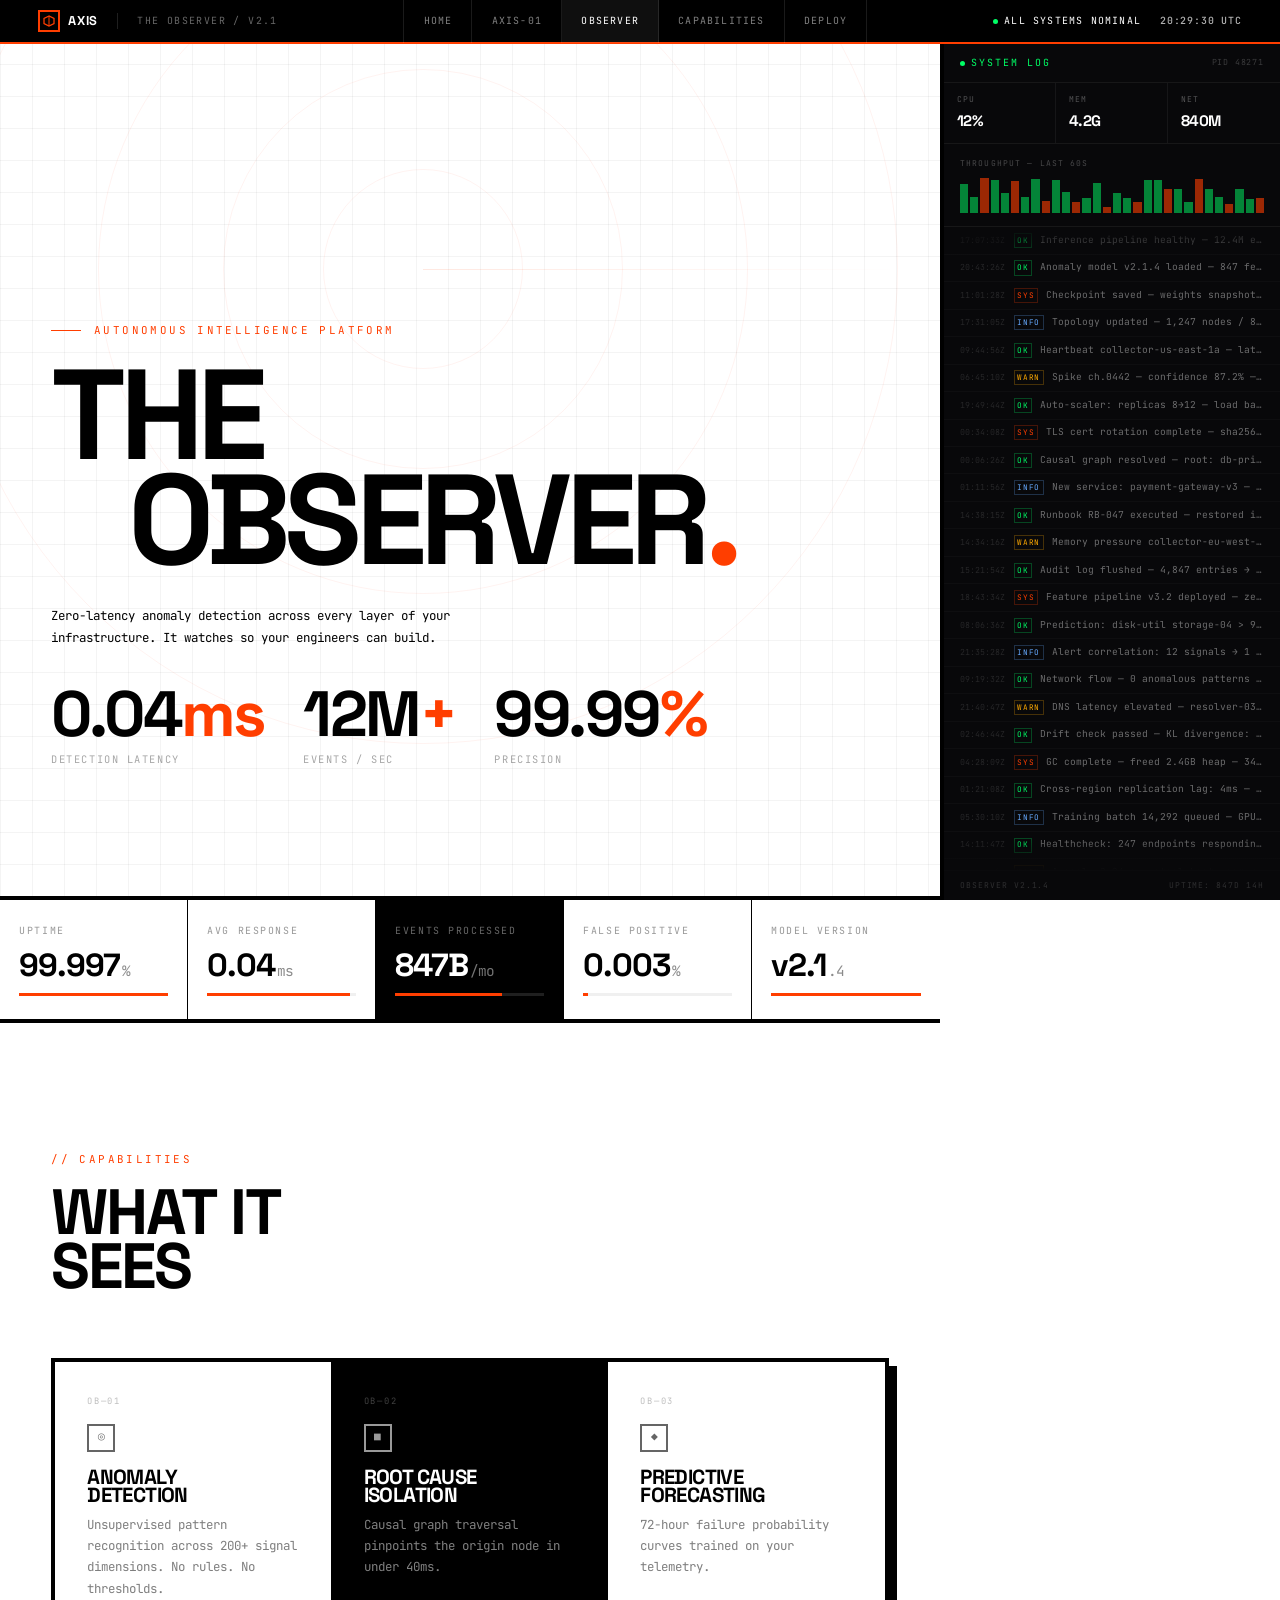
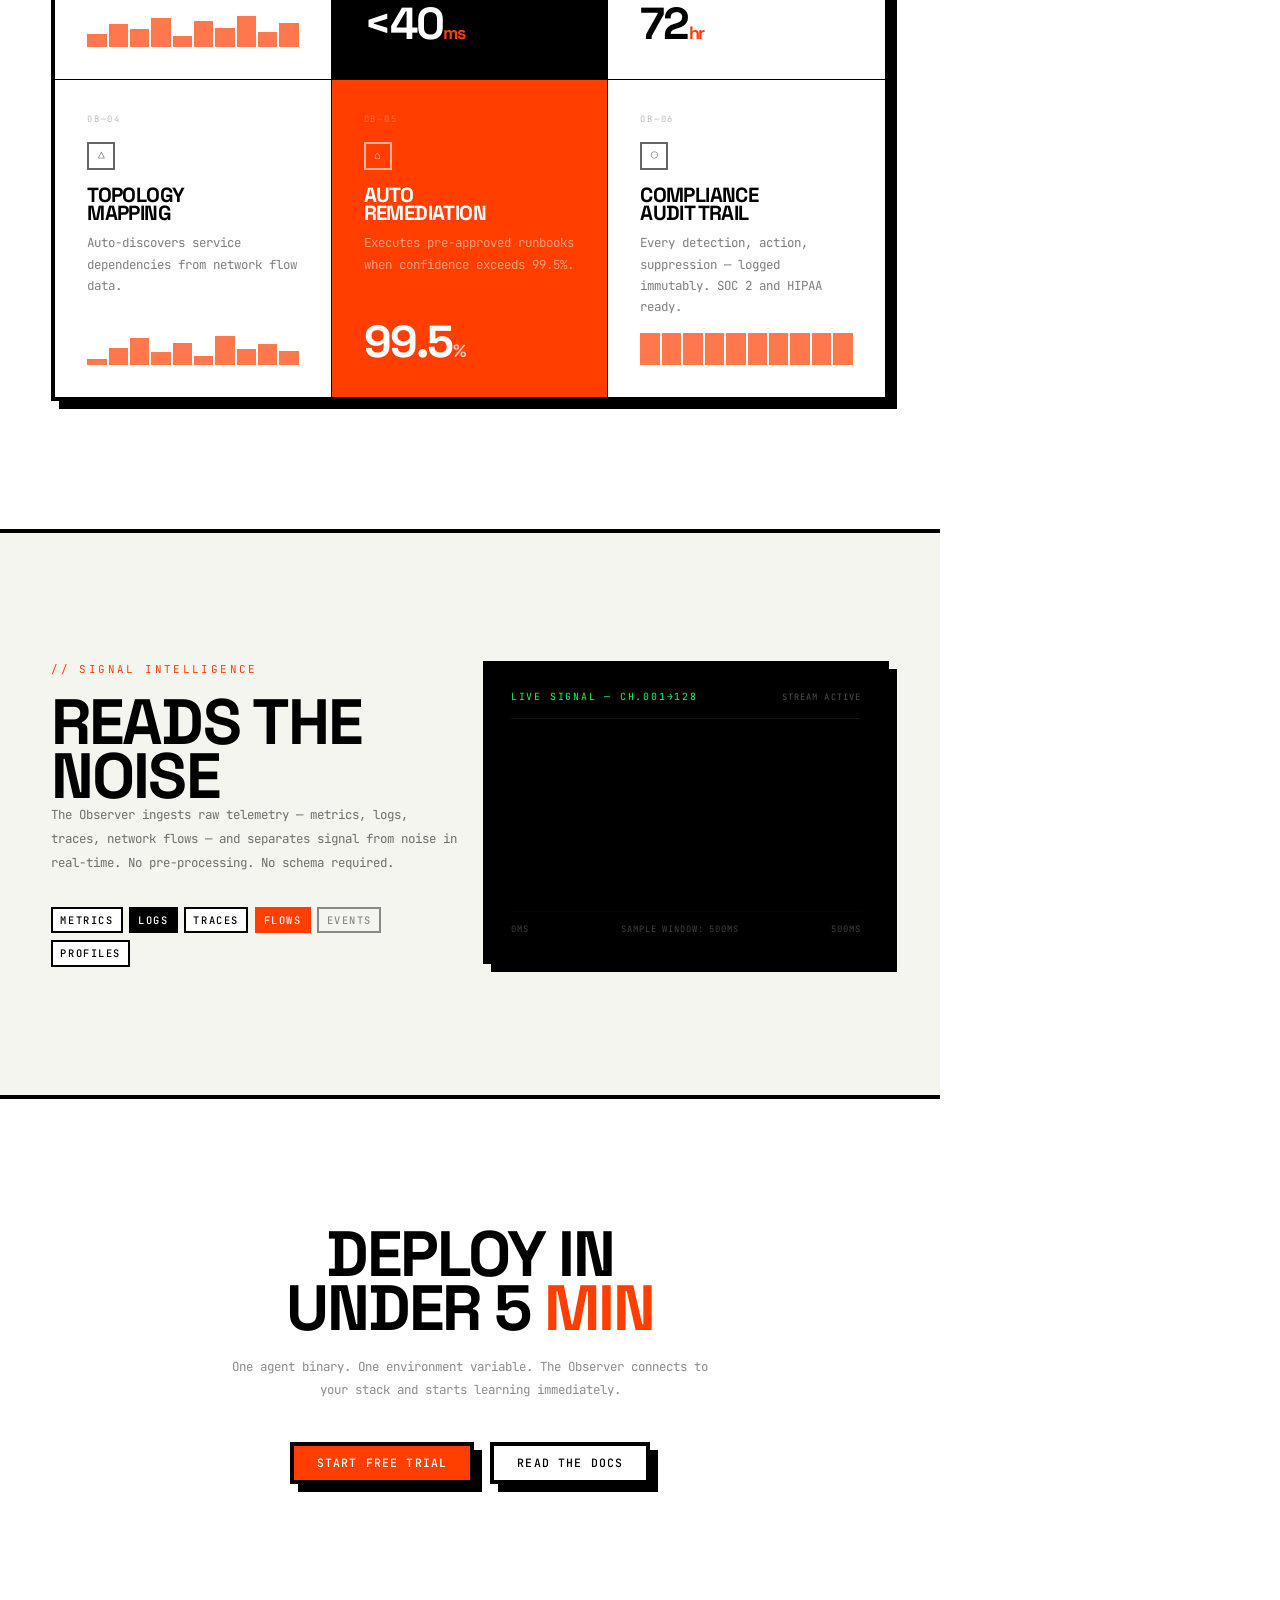
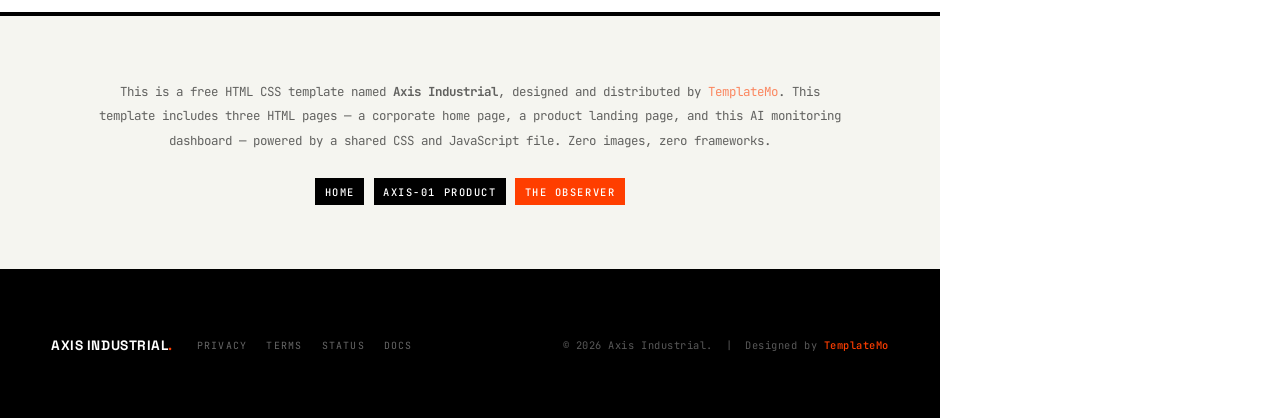
<file: templatemo_619_axis_industrial/the-observer.html>
<!DOCTYPE html>
<html lang="en">
<head>
<meta charset="UTF-8">
<meta name="viewport" content="width=device-width, initial-scale=1.0">
<title>The Observer — AI Monitoring Intelligence by AXIS Industrial</title>
<meta name="description" content="The Observer. Real-time AI inference monitoring. Zero-latency anomaly detection across every layer of your stack.">
<link rel="preconnect" href="https://fonts.googleapis.com">
<link rel="preconnect" href="https://fonts.gstatic.com" crossorigin>
<link href="https://fonts.googleapis.com/css2?family=JetBrains+Mono:wght@300;400;500;700&family=Space+Grotesk:wght@400;700&display=swap" rel="stylesheet">
<link rel="stylesheet" href="css/templatemo-axis-industrial.css">
<link rel="stylesheet" href="css/templatemo-axis-the-observer.css">
<!--

TemplateMo 619 Axis Industrial

https://templatemo.com/tm-619-axis-industrial

-->
</head>
<body>

<!-- ====== HEADER ====== -->
<header class="header">
    <div class="header__inner">
        <div class="header__left">
            <a href="index.html" class="header__logo">
                <span class="header__logo-mark"><svg viewBox="0 0 24 24" fill="none" xmlns="http://www.w3.org/2000/svg"><path d="M12 2L2 7V17L12 22L22 17V7L12 2Z" stroke="#FF3E00" stroke-width="2.5"/><line x1="12" y1="2" x2="12" y2="22" stroke="#FF3E00" stroke-width="2"/></svg></span>
                Axis
            </a>
            <span class="header__sep"></span>
            <span class="header__product">The Observer / v2.1</span>
        </div>
        <nav class="header__nav" id="headerNav">
            <a href="index.html">Home</a>
            <a href="landing-page.html">AXIS-01</a>
            <a href="the-observer.html" class="active">Observer</a>
            <a href="#features">Capabilities</a>
            <a href="#deploy">Deploy</a>
        </nav>
        <div class="header__right">
            <div class="header__status"><span class="header__status-dot"></span><span>All Systems Nominal</span></div>
            <div class="header__clock" id="utcClock">--:--:-- UTC</div>
        </div>
        <button class="header__burger" id="headerBurger" aria-label="Toggle navigation" aria-expanded="false"><span></span><span></span><span></span></button>
    </div>
</header>

<!-- ====== LAYOUT SHELL ====== -->
<div class="shell">
<main class="shell__main">

    <!-- ====== HERO ====== -->
    <section class="hero hero--radar">
        <div class="hero__grid" aria-hidden="true"></div>
        <div class="hero__rings" aria-hidden="true"><div class="hero__ring"></div><div class="hero__ring"></div><div class="hero__ring"></div><div class="hero__ring"></div></div>
        <div class="hero__label reveal">Autonomous Intelligence Platform</div>
        <h1 class="hero__title"><span class="line">The</span><span class="line line--indent">Observer<span class="dot">.</span></span></h1>
        <div class="hero__bottom">
            <p class="hero__desc reveal">Zero-latency anomaly detection across every layer of your infrastructure. It watches so your engineers can build.</p>
            <div class="hero__kpis reveal">
                <div><div class="hero__kpi-val">0.04<span class="accent">ms</span></div><div class="hero__kpi-label">Detection Latency</div></div>
                <div><div class="hero__kpi-val">12M<span class="accent">+</span></div><div class="hero__kpi-label">Events / Sec</div></div>
                <div><div class="hero__kpi-val">99.99<span class="accent">%</span></div><div class="hero__kpi-label">Precision</div></div>
            </div>
        </div>
    </section>

    <!-- ====== METRICS RIBBON ====== -->
    <section class="ribbon reveal">
        <div class="ribbon__cell"><div class="ribbon__label">Uptime</div><div class="ribbon__value">99.997<span class="ribbon__unit">%</span></div><div class="bar-track"><div class="bar-track__fill" style="width:99.9%"></div></div></div>
        <div class="ribbon__cell"><div class="ribbon__label">Avg Response</div><div class="ribbon__value">0.04<span class="ribbon__unit">ms</span></div><div class="bar-track"><div class="bar-track__fill" style="width:96%"></div></div></div>
        <div class="ribbon__cell"><div class="ribbon__label">Events Processed</div><div class="ribbon__value">847B<span class="ribbon__unit">/mo</span></div><div class="bar-track"><div class="bar-track__fill" style="width:72%"></div></div></div>
        <div class="ribbon__cell"><div class="ribbon__label">False Positive</div><div class="ribbon__value">0.003<span class="ribbon__unit">%</span></div><div class="bar-track"><div class="bar-track__fill" style="width:3%"></div></div></div>
        <div class="ribbon__cell"><div class="ribbon__label">Model Version</div><div class="ribbon__value">v2.1<span class="ribbon__unit">.4</span></div><div class="bar-track"><div class="bar-track__fill" style="width:100%"></div></div></div>
    </section>

    <!-- ====== FEATURES GRID ====== -->
    <section class="section" id="features">
        <div class="section__header reveal"><div class="section__eyebrow">// Capabilities</div><h2 class="section__title">What It<br>Sees</h2></div>
        <div class="features__grid">
            <div class="feat-card reveal"><div><div class="feat-card__id">OB—01</div><div class="feat-card__icon">◎</div><h3 class="feat-card__title">Anomaly<br>Detection</h3><p class="feat-card__text">Unsupervised pattern recognition across 200+ signal dimensions. No rules. No thresholds.</p></div><div class="spark"><span class="spark__bar" style="height:40%"></span><span class="spark__bar" style="height:70%"></span><span class="spark__bar" style="height:55%"></span><span class="spark__bar" style="height:90%"></span><span class="spark__bar" style="height:35%"></span><span class="spark__bar" style="height:80%"></span><span class="spark__bar" style="height:60%"></span><span class="spark__bar" style="height:95%"></span><span class="spark__bar" style="height:45%"></span><span class="spark__bar" style="height:75%"></span></div></div>
            <div class="feat-card feat-card--dark reveal"><div><div class="feat-card__id">OB—02</div><div class="feat-card__icon">■</div><h3 class="feat-card__title">Root Cause<br>Isolation</h3><p class="feat-card__text">Causal graph traversal pinpoints the origin node in under 40ms.</p></div><div class="feat-card__stat">&lt;40<span class="accent" style="font-size:0.4em">ms</span></div></div>
            <div class="feat-card reveal"><div><div class="feat-card__id">OB—03</div><div class="feat-card__icon">◆</div><h3 class="feat-card__title">Predictive<br>Forecasting</h3><p class="feat-card__text">72-hour failure probability curves trained on your telemetry.</p></div><div class="feat-card__stat">72<span class="accent" style="font-size:0.4em">hr</span></div></div>
            <div class="feat-card reveal"><div><div class="feat-card__id">OB—04</div><div class="feat-card__icon">△</div><h3 class="feat-card__title">Topology<br>Mapping</h3><p class="feat-card__text">Auto-discovers service dependencies from network flow data.</p></div><div class="spark"><span class="spark__bar" style="height:20%"></span><span class="spark__bar" style="height:55%"></span><span class="spark__bar" style="height:85%"></span><span class="spark__bar" style="height:40%"></span><span class="spark__bar" style="height:70%"></span><span class="spark__bar" style="height:30%"></span><span class="spark__bar" style="height:90%"></span><span class="spark__bar" style="height:50%"></span><span class="spark__bar" style="height:65%"></span><span class="spark__bar" style="height:45%"></span></div></div>
            <div class="feat-card feat-card--safety reveal"><div><div class="feat-card__id">OB—05</div><div class="feat-card__icon">⌂</div><h3 class="feat-card__title">Auto<br>Remediation</h3><p class="feat-card__text">Executes pre-approved runbooks when confidence exceeds 99.5%.</p></div><div class="feat-card__stat">99.5<span style="font-size:0.4em;opacity:0.7">%</span></div></div>
            <div class="feat-card reveal"><div><div class="feat-card__id">OB—06</div><div class="feat-card__icon">◯</div><h3 class="feat-card__title">Compliance<br>Audit Trail</h3><p class="feat-card__text">Every detection, action, suppression — logged immutably. SOC 2 and HIPAA ready.</p></div><div class="spark"><span class="spark__bar" style="height:100%"></span><span class="spark__bar" style="height:100%"></span><span class="spark__bar" style="height:100%"></span><span class="spark__bar" style="height:100%"></span><span class="spark__bar" style="height:100%"></span><span class="spark__bar" style="height:100%"></span><span class="spark__bar" style="height:100%"></span><span class="spark__bar" style="height:100%"></span><span class="spark__bar" style="height:100%"></span><span class="spark__bar" style="height:100%"></span></div></div>
        </div>
    </section>

    <!-- ====== SIGNAL SECTION ====== -->
    <section class="section section--surface" id="signal">
        <div class="signal__inner">
            <div class="reveal">
                <div class="section__eyebrow">// Signal Intelligence</div>
                <h2 class="section__title">Reads the<br>Noise</h2>
                <p class="signal__text">The Observer ingests raw telemetry — metrics, logs, traces, network flows — and separates signal from noise in real-time. No pre-processing. No schema required.</p>
                <div class="signal__tags"><span class="tag">Metrics</span><span class="tag tag--filled">Logs</span><span class="tag">Traces</span><span class="tag tag--safety">Flows</span><span class="tag tag--ghost">Events</span><span class="tag">Profiles</span></div>
            </div>
            <div class="signal__viz reveal">
                <div class="signal__viz-header"><div class="signal__viz-title">Live Signal — ch.001→128</div><div class="signal__viz-status">Stream Active</div></div>
                <div class="signal__viz-canvas"><div class="signal__viz-bars" id="waveformBars"></div></div>
                <div class="signal__viz-footer"><span>0ms</span><span>Sample Window: 500ms</span><span>500ms</span></div>
            </div>
        </div>
    </section>

    <!-- ====== CTA ====== -->
    <section class="section cta" id="deploy">
        <div class="reveal">
            <h2 class="cta__title">Deploy in<br>Under 5<span class="accent"> Min</span></h2>
            <p class="cta__text">One agent binary. One environment variable. The Observer connects to your stack and starts learning immediately.</p>
            <div class="cta__actions"><button class="btn btn--primary">Start Free Trial</button><button class="btn btn--ghost">Read the Docs</button></div>
        </div>
    </section>

    <!-- ====== ABOUT THIS TEMPLATE ====== -->
    <section class="about">
        <div class="about__inner">
            <p class="about__text">
                This is a free HTML CSS template named <strong>Axis Industrial</strong>, designed and distributed by
                <a href="https://templatemo.com/tm-619-axis-industrial" target="_blank" rel="noopener" style="color:var(--safety)">TemplateMo</a>.
                This template includes three HTML pages — a corporate home page, a product landing page, and this AI monitoring dashboard — powered by a shared CSS and JavaScript file. Zero images, zero frameworks.
            </p>
            <div class="about__links">
                <a href="index.html" class="tag tag--filled">Home</a>
                <a href="landing-page.html" class="tag tag--filled">AXIS-01 Product</a>
                <a href="the-observer.html" class="tag tag--safety">The Observer</a>
            </div>
        </div>
    </section>

    <!-- ====== FOOTER ====== -->
    <footer class="footer footer--compact">
        <div class="footer__inner">
            <div class="footer__left">
                <span class="footer__logo font-display">Axis Industrial<span class="accent">.</span></span>
                <div class="footer__links"><a href="#">Privacy</a><a href="#">Terms</a><a href="#">Status</a><a href="#">Docs</a></div>
            </div>
            <span class="footer__copy">&copy; 2026 Axis Industrial. &nbsp;|&nbsp; Designed by <a href="https://templatemo.com/tm-619-axis-industrial" target="_blank" rel="nofollow noopener">TemplateMo</a></span>
        </div>
    </footer>

</main>

<!-- ====== TERMINAL SIDEBAR ====== -->
<aside class="sidebar" id="sidebar">
    <div class="sidebar__header"><div class="sidebar__title">System Log</div><div class="sidebar__meta">PID 48271</div></div>
    <div class="sidebar__stats">
        <div class="sidebar__stat"><div class="sidebar__stat-label">CPU</div><div class="sidebar__stat-val" id="cpuVal">12%</div></div>
        <div class="sidebar__stat"><div class="sidebar__stat-label">MEM</div><div class="sidebar__stat-val" id="memVal">4.2G</div></div>
        <div class="sidebar__stat"><div class="sidebar__stat-label">NET</div><div class="sidebar__stat-val" id="netVal">840M</div></div>
    </div>
    <div class="sidebar__chart"><div class="sidebar__chart-title">Throughput — Last 60s</div><div class="sidebar__chart-bars" id="throughputChart"></div></div>
    <div class="sidebar__log"><div class="sidebar__log-scroll"><div class="sidebar__log-track" id="logTrack"></div></div></div>
    <div class="sidebar__footer"><span>Observer v2.1.4</span><span id="sidebarUptime">Uptime: 847d 14h</span></div>
</aside>
</div>

<button class="sidebar-toggle" id="sidebarToggle" aria-label="Toggle terminal">&gt;_</button>

<script src="js/templatemo-axis-script.js"></script>
<script>
/* ---- Observer Page — Specific Scripts ---- */
(function () {
    /* Sidebar toggle (mobile) */
    var sb = document.getElementById('sidebar');
    var sbBtn = document.getElementById('sidebarToggle');
    sbBtn.addEventListener('click', function () {
        sb.classList.toggle('open');
        sbBtn.textContent = sb.classList.contains('open') ? '✕' : '>_';
    });

    /* Generate waveform bars */
    var wave = document.getElementById('waveformBars');
    for (var i = 0; i < 64; i++) {
        var b = document.createElement('div');
        b.className = 'signal__viz-bar';
        b.style.animationDelay = -(i * 0.07) + 's';
        b.style.animationDuration = (1.2 + Math.random() * 1.2) + 's';
        wave.appendChild(b);
    }

    /* Generate throughput chart */
    var chart = document.getElementById('throughputChart');
    for (var i = 0; i < 30; i++) {
        var c = document.createElement('div');
        c.className = 'sidebar__chart-col';
        c.style.height = (15 + Math.random() * 85) + '%';
        chart.appendChild(c);
    }

    /* Generate log entries */
    var track = document.getElementById('logTrack');
    var logs = [
        { t: 'ok',   m: 'Inference pipeline healthy — 12.4M events/s' },
        { t: 'ok',   m: 'Anomaly model v2.1.4 loaded — 847 features active' },
        { t: 'sys',  m: 'Checkpoint saved — weights snapshot @ epoch 14,291' },
        { t: 'info', m: 'Topology updated — 1,247 nodes / 8,432 edges' },
        { t: 'ok',   m: 'Heartbeat collector-us-east-1a — latency 0.3ms' },
        { t: 'warn', m: 'Spike ch.0442 — confidence 87.2% — monitoring' },
        { t: 'ok',   m: 'Auto-scaler: replicas 8→12 — load balanced' },
        { t: 'sys',  m: 'TLS cert rotation complete — sha256:a7f2c91d' },
        { t: 'ok',   m: 'Causal graph resolved — root: db-primary-03' },
        { t: 'info', m: 'New service: payment-gateway-v3 — mapping deps' },
        { t: 'ok',   m: 'Runbook RB-047 executed — restored in 1.2s' },
        { t: 'warn', m: 'Memory pressure collector-eu-west-1b — 78%' },
        { t: 'ok',   m: 'Audit log flushed — 4,847 entries → cold storage' },
        { t: 'sys',  m: 'Feature pipeline v3.2 deployed — zero downtime' },
        { t: 'ok',   m: 'Prediction: disk-util storage-04 > 90% in 14h' },
        { t: 'info', m: 'Alert correlation: 12 signals → 1 incident INC-7842' },
        { t: 'ok',   m: 'Network flow — 0 anomalous patterns last 60s' },
        { t: 'warn', m: 'DNS latency elevated — resolver-03 avg 12ms' },
        { t: 'ok',   m: 'Drift check passed — KL divergence: 0.0012' },
        { t: 'sys',  m: 'GC complete — freed 2.4GB heap — 340ms pause' },
        { t: 'ok',   m: 'Cross-region replication lag: 4ms — within SLA' },
        { t: 'info', m: 'Training batch 14,292 queued — GPU util 94%' },
        { t: 'ok',   m: 'Healthcheck: 247 endpoints responding — avg 1.2ms' },
        { t: 'warn', m: 'Anomaly 0.94 cpu.steal host: compute-17' },
        { t: 'ok',   m: 'Rate limiter: 50k→75k req/s — headroom ok' },
        { t: 'sys',  m: 'Config reload: threshold updated 0.92→0.94' },
        { t: 'ok',   m: 'Traces indexed: 2.1M spans/min — p99 8ms' },
        { t: 'info', m: 'Weekly retrain scheduled — dataset: 847GB' },
    ];

    function ts() {
        return String(Math.floor(Math.random()*24)).padStart(2,'0') + ':' +
               String(Math.floor(Math.random()*60)).padStart(2,'0') + ':' +
               String(Math.floor(Math.random()*60)).padStart(2,'0') + 'Z';
    }

    var html = '';
    for (var p = 0; p < 2; p++) {
        logs.forEach(function (e) {
            html += '<div class="sidebar__log-entry"><span class="sidebar__log-time">' + ts() +
                '</span><span class="sidebar__log-tag log-' + e.t + '">' + e.t.toUpperCase() +
                '</span><span class="sidebar__log-msg">' + e.m + '</span></div>';
        });
    }
    track.innerHTML = html;

    /* Live stats */
    var cpu = document.getElementById('cpuVal');
    var mem = document.getElementById('memVal');
    var net = document.getElementById('netVal');
    setInterval(function () {
        cpu.textContent = (8 + Math.random() * 18).toFixed(0) + '%';
        mem.textContent = (3.8 + Math.random() * 1.4).toFixed(1) + 'G';
        net.textContent = (700 + Math.random() * 400).toFixed(0) + 'M';
    }, 2500);

    /* Throughput chart refresh */
    setInterval(function () {
        var cols = chart.children;
        for (var i = 0; i < cols.length; i++) cols[i].style.height = (15 + Math.random() * 85) + '%';
    }, 3000);
})();
</script>
</body>
</html>
</file>
<file: templatemo_619_axis_industrial/css/templatemo-axis-industrial.css>
/*

TemplateMo 619 Axis Industrial

https://templatemo.com/tm-619-axis-industrial

*/

/* ============================================================
   AXIS INDUSTRIAL — COMMON CSS
   ============================================================
   1. RESET & VARIABLES
   2. BASE TYPOGRAPHY
   3. UTILITY CLASSES
   4. BUTTONS
   5. HEADER / NAV
   6. HERO (BASE)
   7. SECTION SHARED
   8. BENTO / SPEC CARD BASE
   9. TICKER
   10. FOOTER
   11. SCROLL REVEAL
   12. RESPONSIVE — BASE
   ============================================================ */

/* ----- 1. RESET & VARIABLES ----- */
*, *::before, *::after {
    margin: 0;
    padding: 0;
    box-sizing: border-box;
}

:root {
    /* Palette */
    --base: #FFFFFF;
    --ink: #000000;
    --safety: #FF3E00;
    --muted: #888888;
    --surface: #F5F5F0;
    --term-bg: #08080A;
    --term-green: #00FF66;
    --term-amber: #FFAA00;

    /* Borders & Shadows */
    --border: 4px solid var(--ink);
    --border-thin: 1px solid var(--ink);
    --border-hair: 1px solid rgba(0,0,0,0.10);
    --shadow: 8px 8px 0px var(--ink);
    --shadow-safety: 8px 8px 0px var(--safety);
    --shadow-hover: 4px 4px 0px var(--ink);

    /* Type Scale */
    --fs-hero: clamp(4rem, 14vw, 14rem);
    --fs-h1: clamp(2.4rem, 5vw, 5rem);
    --fs-h2: clamp(1.6rem, 3vw, 3rem);
    --fs-h3: clamp(1.1rem, 1.6vw, 1.5rem);
    --fs-body: clamp(0.9rem, 1.1vw, 1.1rem);
    --fs-data: clamp(0.78rem, 0.9vw, 0.95rem);
    --fs-micro: 0.62rem;
    --fs-ticker: clamp(1.4rem, 2.5vw, 2.5rem);
    --fs-stat: clamp(2.4rem, 5vw, 4.5rem);
    --fs-spec-val: clamp(2rem, 4vw, 3.5rem);

    /* Spacing */
    --gap: clamp(1rem, 2vw, 2rem);
    --section-pad: clamp(4rem, 10vw, 10rem) clamp(1rem, 4vw, 4rem);

    /* Layout */
    --cols: 12;
    --header-h: 44px;
}

html {
    scroll-behavior: smooth;
    -webkit-text-size-adjust: 100%;
}

body {
    font-family: 'JetBrains Mono', monospace;
    font-weight: 400;
    font-size: var(--fs-body);
    line-height: 1.6;
    color: var(--ink);
    background-color: var(--base);
    overflow-x: hidden;
}

img { max-width: 100%; display: block; }
a { color: inherit; text-decoration: none; }
ul { list-style: none; }

::selection {
    background: var(--safety);
    color: var(--base);
}


/* ----- 2. BASE TYPOGRAPHY ----- */
h1, h2, h3, h4, h5, h6,
.font-display {
    font-family: 'Space Grotesk', sans-serif;
    font-weight: 700;
    text-transform: uppercase;
    line-height: 0.85;
    letter-spacing: -0.03em;
}


/* ----- 3. UTILITY CLASSES ----- */
.container {
    width: 100%;
    max-width: 1440px;
    margin: 0 auto;
    padding-inline: clamp(1rem, 4vw, 4rem);
}

.grid-12 {
    display: grid;
    grid-template-columns: repeat(var(--cols), 1fr);
    gap: var(--gap);
}

.accent { color: var(--safety); }

.tag {
    display: inline-block;
    font-family: 'JetBrains Mono', monospace;
    font-size: 0.65rem;
    font-weight: 500;
    text-transform: uppercase;
    letter-spacing: 0.15em;
    padding: 0.3em 0.7em;
    border: 2px solid var(--ink);
    background: var(--base);
}

.tag--filled {
    background: var(--ink);
    color: var(--base);
}

.tag--safety {
    background: var(--safety);
    color: var(--base);
    border-color: var(--safety);
}

.tag--ghost {
    border-color: var(--muted);
    color: var(--muted);
    background: transparent;
}


/* ----- 4. BUTTONS ----- */
.btn {
    font-family: 'JetBrains Mono', monospace;
    font-size: 0.72rem;
    font-weight: 500;
    text-transform: uppercase;
    letter-spacing: 0.1em;
    padding: 0.8em 2em;
    border: var(--border);
    cursor: pointer;
    transition: none;
    display: inline-block;
    text-align: center;
}

.btn--primary {
    background: var(--safety);
    color: var(--base);
    box-shadow: var(--shadow);
}

.btn--primary:hover {
    transform: translate(-4px, -4px);
    box-shadow: 12px 12px 0px var(--ink);
}

.btn--primary:active {
    transform: translate(4px, 4px);
    box-shadow: 0 0 0 var(--ink);
}

.btn--ghost {
    background: var(--base);
    color: var(--ink);
    box-shadow: var(--shadow);
}

.btn--ghost:hover {
    background: var(--ink);
    color: var(--base);
    transform: translate(-4px, -4px);
    box-shadow: 12px 12px 0px var(--ink);
}


/* ----- 5. HEADER / NAV ----- */
.header {
    position: fixed;
    top: 0;
    left: 0;
    width: 100%;
    height: var(--header-h);
    z-index: 1000;
    background: var(--ink);
    color: var(--base);
    border-bottom: 2px solid var(--safety);
    display: flex;
    align-items: center;
    padding: 0 clamp(1rem, 3vw, 3rem);
}

.header__inner {
    width: 100%;
    max-width: 1440px;
    margin: 0 auto;
    display: flex;
    align-items: center;
    justify-content: space-between;
    gap: 1rem;
}

.header__left {
    display: flex;
    align-items: center;
    gap: 1.2rem;
}

.header__logo {
    font-family: 'Space Grotesk', sans-serif;
    font-weight: 700;
    font-size: 0.8rem;
    text-transform: uppercase;
    letter-spacing: 0.05em;
    display: flex;
    align-items: center;
    gap: 0.5rem;
    white-space: nowrap;
}

.header__logo-mark {
    width: 22px;
    height: 22px;
    border: 2px solid var(--safety);
    display: flex;
    align-items: center;
    justify-content: center;
    flex-shrink: 0;
}

.header__logo-mark svg {
    width: 12px;
    height: 12px;
}

.header__sep {
    width: 1px;
    height: 16px;
    background: rgba(255,255,255,0.12);
}

.header__product {
    font-size: var(--fs-micro);
    letter-spacing: 0.14em;
    text-transform: uppercase;
    opacity: 0.4;
}

/* Light-switch nav cells */
.header__nav {
    display: flex;
    align-items: stretch;
    height: var(--header-h);
    border-left: 1px solid rgba(255,255,255,0.10);
}

.header__nav a {
    font-family: 'JetBrains Mono', monospace;
    font-size: var(--fs-micro);
    text-transform: uppercase;
    letter-spacing: 0.12em;
    padding: 0 1.2rem;
    display: flex;
    align-items: center;
    border-right: 1px solid rgba(255,255,255,0.10);
    color: rgba(255,255,255,0.5);
    transition: background 0s, color 0s;
}

.header__nav a:hover {
    background: var(--safety);
    color: var(--base);
}

/* Active page highlight */
.header__nav a.active {
    background: rgba(255,255,255,0.06);
    color: var(--base);
}

.header__right {
    display: flex;
    align-items: center;
    gap: 1.2rem;
}

.header__status {
    display: flex;
    align-items: center;
    gap: 0.4rem;
    font-size: var(--fs-micro);
    text-transform: uppercase;
    letter-spacing: 0.12em;
}

.header__status-dot {
    width: 5px;
    height: 5px;
    border-radius: 50%;
    background: var(--term-green);
    animation: pulse 2s ease-in-out infinite;
}

@keyframes pulse {
    0%, 100% { opacity: 1; }
    50% { opacity: 0.4; }
}

.header__clock {
    font-family: 'JetBrains Mono', monospace;
    font-size: var(--fs-micro);
    font-weight: 500;
    letter-spacing: 0.08em;
    opacity: 0.7;
    min-width: 7em;
    text-align: right;
}

.header__burger {
    display: none;
    flex-direction: column;
    gap: 4px;
    cursor: pointer;
    background: none;
    border: none;
    padding: 4px;
}

.header__burger span {
    width: 22px;
    height: 2px;
    background: var(--base);
    transition: transform 0.3s, opacity 0.3s;
}


/* ----- 6. HERO (BASE) ----- */
.hero {
    min-height: 100vh;
    min-height: 100svh;
    display: flex;
    flex-direction: column;
    justify-content: flex-end;
    padding: var(--section-pad);
    padding-top: calc(var(--header-h) + 4rem);
    position: relative;
    overflow: hidden;
    border-bottom: var(--border);
}

.hero--center {
    justify-content: center;
    align-items: center;
    text-align: center;
}

.hero__grid {
    position: absolute;
    inset: 0;
    background-image:
        linear-gradient(rgba(0,0,0,0.045) 1px, transparent 1px),
        linear-gradient(90deg, rgba(0,0,0,0.045) 1px, transparent 1px);
    background-size: 40px 40px;
    pointer-events: none;
}

.hero__label {
    font-family: 'JetBrains Mono', monospace;
    font-size: 0.68rem;
    text-transform: uppercase;
    letter-spacing: 0.22em;
    color: var(--safety);
    margin-bottom: 1.5rem;
    display: flex;
    align-items: center;
    gap: 0.8rem;
    position: relative;
    z-index: 1;
}

.hero__label::before {
    content: '';
    width: 30px;
    height: 1px;
    background: var(--safety);
}

.hero__title {
    font-size: var(--fs-hero);
    line-height: 0.82;
    letter-spacing: -0.05em;
    position: relative;
    z-index: 1;
    margin-bottom: 2rem;
    animation: heroRotate linear both;
    animation-timeline: scroll();
    animation-range: 0vh 55vh;
}

@keyframes heroRotate {
    from { transform: rotate(0deg); opacity: 1; }
    to   { transform: rotate(-2.5deg) translateY(-20px); opacity: 0.25; }
}

.hero__title .line { display: block; }
.hero__title .line--indent { padding-left: clamp(1rem, 6vw, 6rem); }
.hero__title .dot,
.hero__title .accent-dot { color: var(--safety); }

.hero__bottom {
    display: flex;
    align-items: flex-end;
    justify-content: space-between;
    gap: 2rem;
    flex-wrap: wrap;
    position: relative;
    z-index: 1;
}

.hero__desc {
    max-width: 420px;
    font-size: var(--fs-data);
    line-height: 1.8;
    opacity: 0.55;
    position: relative;
    z-index: 1;
}

.hero__stats,
.hero__kpis {
    display: flex;
    gap: clamp(1.5rem, 3vw, 3.5rem);
}

.hero__stat-num,
.hero__kpi-val {
    font-family: 'Space Grotesk', sans-serif;
    font-weight: 700;
    font-size: var(--fs-stat);
    line-height: 1;
    letter-spacing: -0.04em;
}

.hero__stat-label,
.hero__kpi-label {
    font-size: 0.65rem;
    text-transform: uppercase;
    letter-spacing: 0.15em;
    opacity: 0.35;
    margin-top: 0.35rem;
}

.hero__scroll-cue {
    position: absolute;
    right: clamp(1rem, 2vw, 4rem);
    bottom: clamp(2rem, 4vw, 4rem);
    writing-mode: vertical-rl;
    font-size: 0.65rem;
    text-transform: uppercase;
    letter-spacing: 0.2em;
    opacity: 0.4;
    display: flex;
    align-items: center;
    gap: 0.8rem;
}

.hero__scroll-cue::after {
    content: '';
    width: 1px;
    height: 50px;
    background: var(--ink);
    animation: scrollPulse 2s ease-in-out infinite;
}

@keyframes scrollPulse {
    0%, 100% { opacity: 0.3; transform: scaleY(0.5); }
    50% { opacity: 1; transform: scaleY(1); }
}


/* ----- 7. SECTION SHARED ----- */
.section {
    padding: var(--section-pad);
    border-bottom: var(--border);
}

.section--surface {
    background: var(--surface);
}

.section__eyebrow {
    font-family: 'JetBrains Mono', monospace;
    font-size: 0.68rem;
    text-transform: uppercase;
    letter-spacing: 0.22em;
    color: var(--safety);
    margin-bottom: 1rem;
}

.section__title {
    font-size: var(--fs-h1);
}

.section__header {
    margin-bottom: clamp(2.5rem, 5vw, 5rem);
}


/* ----- 8. BENTO / SPEC CARD BASE ----- */
.bento-card {
    border: var(--border);
    box-shadow: var(--shadow);
    padding: clamp(1.2rem, 2vw, 2rem);
    background: var(--base);
    position: relative;
    display: grid;
    grid-template-rows: auto 1fr auto;
    transition: none;
    cursor: default;
    overflow: hidden;
}

.bento-card:hover {
    transform: translate(-4px, -4px);
    box-shadow: 12px 12px 0px var(--ink);
}

.bento-card--dark {
    background: var(--ink);
    color: var(--base);
    box-shadow: var(--shadow-safety);
}

.bento-card--dark:hover {
    box-shadow: 12px 12px 0px var(--safety);
}

.bento-card--safety {
    background: var(--safety);
    color: var(--base);
}

.bento-card--safety:hover {
    box-shadow: 12px 12px 0px var(--ink);
}

.bento-card__number {
    font-family: 'Space Grotesk', sans-serif;
    font-weight: 700;
    font-size: 0.72rem;
    text-transform: uppercase;
    letter-spacing: 0.1em;
    opacity: 0.3;
    margin-bottom: 1rem;
}

.bento-card__title {
    font-size: var(--fs-h3);
    margin-bottom: 0.6rem;
    line-height: 0.9;
}

.bento-card__text {
    font-size: var(--fs-data);
    line-height: 1.7;
    opacity: 0.55;
}

.bento-card__stat {
    font-family: 'Space Grotesk', sans-serif;
    font-weight: 700;
    font-size: clamp(2.5rem, 5vw, 4rem);
    line-height: 1;
    letter-spacing: -0.04em;
    align-self: end;
}

/* Mini bar chart inside cards */
.bar-chart {
    display: flex;
    align-items: flex-end;
    gap: 4px;
    height: 60px;
    margin-top: 1rem;
}

.bar-chart__col {
    flex: 1;
    background: var(--safety);
    min-height: 4px;
    border: 2px solid var(--ink);
}

.bento-card--dark .bar-chart__col {
    border-color: var(--safety);
}

/* Sparkline bars */
.spark {
    display: flex;
    align-items: flex-end;
    gap: 2px;
    height: 32px;
    margin-top: 1rem;
}

.spark__bar {
    flex: 1;
    background: var(--safety);
    min-height: 2px;
    opacity: 0.7;
}

/* Progress bar track */
.bar-track {
    width: 100%;
    height: 4px;
    background: rgba(0,0,0,0.06);
    margin-top: 0.8rem;
    overflow: hidden;
}

.bar-track--dark,
.bento-card--dark .bar-track {
    background: rgba(255,255,255,0.12);
}

.bar-track__fill {
    height: 100%;
    background: var(--safety);
    transition: width 0.8s ease;
}

.bento-card--safety .bar-track {
    background: rgba(255,255,255,0.2);
}

.bento-card--safety .bar-track__fill {
    background: var(--base);
}


/* ----- 9. TICKER ----- */
.ticker {
    border-bottom: var(--border);
    background: var(--ink);
    color: var(--base);
    overflow: hidden;
    padding: 1.2rem 0;
}

.ticker--safety {
    background: var(--safety);
}

.ticker--safety .ticker__item::after {
    background: var(--base);
}

.ticker__track {
    display: flex;
    width: max-content;
    animation: tickerScroll 20s linear infinite;
}

.ticker--reverse .ticker__track {
    animation-direction: reverse;
    animation-duration: 28s;
}

.ticker__item {
    font-family: 'Space Grotesk', sans-serif;
    font-weight: 700;
    font-size: var(--fs-ticker);
    text-transform: uppercase;
    letter-spacing: -0.02em;
    white-space: nowrap;
    padding: 0 2rem;
    display: flex;
    align-items: center;
    gap: 2rem;
}

.ticker__item::after {
    content: '';
    width: 12px;
    height: 12px;
    background: var(--safety);
    flex-shrink: 0;
}

@keyframes tickerScroll {
    0% { transform: translateX(0); }
    100% { transform: translateX(-50%); }
}


/* ----- 10. FOOTER ----- */
.footer {
    background: var(--ink);
    color: var(--base);
    padding: clamp(2.5rem, 5vw, 4rem) clamp(1rem, 4vw, 4rem);
}

.footer__inner {
    max-width: 1440px;
    margin: 0 auto;
}

/* Footer — Compact (landing / observer) */
.footer--compact .footer__inner {
    display: flex;
    justify-content: space-between;
    align-items: center;
    flex-wrap: wrap;
    gap: 1rem;
}

.footer__left {
    display: flex;
    align-items: center;
    gap: 1.5rem;
    flex-wrap: wrap;
}

.footer__logo {
    font-family: 'Space Grotesk', sans-serif;
    font-weight: 700;
    font-size: 0.85rem;
    text-transform: uppercase;
    letter-spacing: 0.04em;
}

.footer__links {
    display: flex;
    gap: 1.2rem;
}

.footer__links a {
    font-size: var(--fs-micro);
    text-transform: uppercase;
    letter-spacing: 0.12em;
    opacity: 0.4;
    transition: opacity 0.2s, color 0.2s;
}

.footer__links a:hover {
    opacity: 1;
    color: var(--safety);
}

/* Footer — Full (index page) */
.footer__top {
    display: grid;
    grid-template-columns: repeat(12, 1fr);
    gap: var(--gap);
    padding-bottom: clamp(3rem, 6vw, 6rem);
    border-bottom: 1px solid rgba(255,255,255,0.12);
}

.footer__brand {
    grid-column: span 5;
}

.footer__brand-name {
    font-size: var(--fs-h2);
    margin-bottom: 1.5rem;
}

.footer__brand-desc {
    font-size: var(--fs-data);
    opacity: 0.45;
    line-height: 1.8;
    max-width: 340px;
}

.footer__col {
    grid-column: span 2;
}

.footer__col:last-child {
    grid-column: span 3;
}

.footer__col-title {
    font-family: 'JetBrains Mono', monospace;
    font-size: 0.65rem;
    text-transform: uppercase;
    letter-spacing: 0.18em;
    color: var(--safety);
    margin-bottom: 1.5rem;
    font-weight: 500;
}

.footer__col a {
    display: block;
    font-size: var(--fs-data);
    opacity: 0.5;
    margin-bottom: 0.75rem;
    transition: opacity 0.2s;
}

.footer__col a:hover {
    opacity: 1;
    color: var(--safety);
}

.footer__bottom {
    display: flex;
    justify-content: space-between;
    align-items: center;
    padding-top: 2rem;
    gap: 1rem;
    flex-wrap: wrap;
}

.footer__copy {
    font-size: 0.65rem;
    color: rgba(255,255,255,0.35);
    letter-spacing: 0.05em;
}

.footer__copy a {
    color: var(--safety);
    font-weight: 500;
}

.footer__copy a:hover {
    text-decoration: underline;
}

.footer__back-top {
    font-family: 'JetBrains Mono', monospace;
    font-size: 0.65rem;
    text-transform: uppercase;
    letter-spacing: 0.15em;
    opacity: 0.4;
    cursor: pointer;
    background: none;
    border: none;
    color: var(--base);
    transition: opacity 0.2s;
}

.footer__back-top:hover {
    opacity: 1;
    color: var(--safety);
}


/* ----- 11. SCROLL REVEAL ----- */
.reveal {
    opacity: 0;
    transform: translateY(24px);
    transition: opacity 0.5s ease, transform 0.5s ease;
}

.reveal.visible {
    opacity: 1;
    transform: translateY(0);
}


/* ----- 12. RESPONSIVE — BASE ----- */
@media (max-width: 1024px) {
    .footer__brand { grid-column: span 12; margin-bottom: 2rem; }
    .footer__col { grid-column: span 4; }
    .footer__col:last-child { grid-column: span 4; }
}

@media (max-width: 768px) {
    :root {
        --cols: 4;
    }

    .header__nav { display: none; }
    .header__product { display: none; }
    .header__burger { display: flex; }

    .header__nav.open {
        display: flex;
        flex-direction: column;
        position: absolute;
        top: var(--header-h);
        left: 0;
        width: 100%;
        height: auto;
        background: var(--ink);
        border-bottom: 2px solid var(--safety);
        overflow-y: auto;
        max-height: calc(100vh - var(--header-h));
        max-height: calc(100svh - var(--header-h));
    }

    .header__nav.open a {
        border-right: none;
        border-bottom: 1px solid rgba(255,255,255,0.06);
        padding: 0.9rem clamp(1rem, 3vw, 3rem);
        height: auto;
    }

    .hero__bottom {
        flex-direction: column;
        align-items: flex-start;
    }

    .hero__scroll-cue { display: none; }

    .footer__col { grid-column: span 6; }
    .footer__col:last-child { grid-column: span 6; }

    .footer--compact .footer__inner {
        flex-direction: column;
        align-items: flex-start;
    }

    .footer__left {
        flex-direction: column;
        align-items: flex-start;
        gap: 1rem;
    }
}

@media (max-width: 480px) {
    .hero__stats,
    .hero__kpis {
        flex-direction: column;
        gap: 1rem;
    }

    .footer__col,
    .footer__col:last-child { grid-column: 1 / -1; }

    .header__status span { display: none; }
}
</file>
<file: templatemo_619_axis_industrial/css/templatemo-axis-main-page.css>
/*

TemplateMo 619 Axis Industrial

https://templatemo.com/tm-619-axis-industrial

*/

/* ============================================================
   INDEX PAGE — SPECIFIC STYLES
   ============================================================ */

.hero__grid--dense {
    background-size: 60px 60px;
    opacity: 0.04;
    background-image:
        linear-gradient(var(--ink) 1px, transparent 1px),
        linear-gradient(90deg, var(--ink) 1px, transparent 1px);
}

/* Bento Grid */
.bento__grid {
    display: grid;
    grid-template-columns: repeat(12, 1fr);
    grid-auto-rows: minmax(180px, auto);
    gap: var(--gap);
}

.bento-card--wide    { grid-column: span 8; }
.bento-card--mid     { grid-column: span 6; }
.bento-card--narrow  { grid-column: span 4; }
.bento-card--tall    { grid-row: span 2; }

.bento-card__visual {
    position: absolute;
    right: -10px;
    bottom: -10px;
    width: 120px;
    height: 120px;
    border: 3px solid currentColor;
    border-radius: 50%;
    opacity: 0.08;
}

/* Sticky Stack Cards */
.stack__header {
    margin-bottom: clamp(3rem, 6vw, 6rem);
    display: flex;
    align-items: flex-end;
    justify-content: space-between;
    gap: 2rem;
    flex-wrap: wrap;
}

.stack__subtitle {
    font-size: var(--fs-data);
    max-width: 340px;
    opacity: 0.6;
    line-height: 1.7;
}

.stack__card {
    position: sticky;
    top: 80px;
    border: var(--border);
    box-shadow: var(--shadow);
    background: var(--base);
    padding: clamp(2rem, 4vw, 4rem);
    margin-bottom: 2rem;
    display: grid;
    grid-template-columns: repeat(12, 1fr);
    gap: var(--gap);
    align-items: center;
    transition: none;
}

.stack__card:nth-child(2) { top: 110px; background: #F5F5F0; }
.stack__card:nth-child(3) { top: 140px; background: var(--ink); color: var(--base); box-shadow: var(--shadow-safety); }
.stack__card:nth-child(4) { top: 170px; background: #F0F0EB; }

.stack__card:hover { transform: translate(-4px, -4px); box-shadow: 12px 12px 0px var(--ink); }
.stack__card:nth-child(3):hover { box-shadow: 12px 12px 0px var(--safety); }

.stack__card-left  { grid-column: span 4; }
.stack__card-right { grid-column: span 8; }

.stack__card-step {
    font-family: 'Space Grotesk', sans-serif;
    font-weight: 700;
    font-size: clamp(4rem, 8vw, 7rem);
    line-height: 0.8;
    letter-spacing: -0.05em;
    opacity: 0.12;
}

.stack__card-title { font-size: var(--fs-h2); margin-bottom: 1rem; }
.stack__card-text { font-size: var(--fs-data); line-height: 1.8; opacity: 0.7; max-width: 520px; }
.stack__card-tags { display: flex; flex-wrap: wrap; gap: 0.5rem; margin-top: 1.2rem; }

.stack__card:nth-child(3) .tag { border-color: var(--base); color: var(--base); background: transparent; }
.stack__card:nth-child(3) .tag--filled { background: var(--safety); border-color: var(--safety); }

/* About / Template Info */
.about {
    padding: clamp(3rem, 6vw, 5rem) clamp(1rem, 4vw, 4rem);
    border-bottom: var(--border);
    background: var(--surface);
}

.about__inner { max-width: 760px; margin: 0 auto; text-align: center; }
.about__text { font-size: var(--fs-data); line-height: 2; opacity: 0.6; margin-bottom: 1.5rem; }
.about__links { display: flex; gap: 0.6rem; justify-content: center; flex-wrap: wrap; }

@media (max-width: 1024px) {
    .bento-card--wide,
    .bento-card--mid,
    .bento-card--narrow { grid-column: span 6; }
    .stack__card-left  { grid-column: span 3; }
    .stack__card-right { grid-column: span 9; }
}

@media (max-width: 768px) {
    .bento-card--wide,
    .bento-card--mid,
    .bento-card--narrow { grid-column: 1 / -1; }
    .bento-card--tall { grid-row: span 1; }
    .stack__card { grid-template-columns: 1fr; position: relative; top: auto !important; }
    .stack__card-left, .stack__card-right { grid-column: 1 / -1; }
    .stack__card-step { font-size: 4rem; }
}
</file>
<file: templatemo_619_axis_industrial/css/templatemo-axis-landing-page.css>
/*

TemplateMo 619 Axis Industrial

https://templatemo.com/tm-619-axis-industrial

*/

/* ============================================================
   LANDING PAGE — SPECIFIC STYLES
   ============================================================ */

/* Hero — centered product variant */
.hero--product { --fs-hero: clamp(5rem, 18vw, 18rem); }

.hero--product .hero__grid {
    background-size: 40px 40px;
}

.hero--product .hero__grid::after {
    content: '';
    position: absolute;
    top: 50%;
    left: 50%;
    width: 120px;
    height: 120px;
    transform: translate(-50%, -50%);
    border: 1px solid var(--safety);
    border-radius: 50%;
    opacity: 0.15;
}

.hero__subtitle {
    font-family: 'Space Grotesk', sans-serif;
    font-weight: 700;
    font-size: clamp(1rem, 2vw, 1.8rem);
    text-transform: uppercase;
    letter-spacing: 0.06em;
    line-height: 1;
    color: var(--muted);
    margin-bottom: 3rem;
    position: relative;
    z-index: 1;
}

.hero__actions {
    display: flex;
    gap: 1rem;
    position: relative;
    z-index: 1;
    flex-wrap: wrap;
    justify-content: center;
}

.hero__coords {
    position: absolute;
    bottom: clamp(1.5rem, 3vw, 3rem);
    left: clamp(1rem, 4vw, 4rem);
    font-size: 0.6rem;
    letter-spacing: 0.12em;
    text-transform: uppercase;
    opacity: 0.2;
}

.hero__version {
    position: absolute;
    bottom: clamp(1.5rem, 3vw, 3rem);
    right: clamp(1rem, 4vw, 4rem);
    font-size: 0.6rem;
    letter-spacing: 0.12em;
    text-transform: uppercase;
    opacity: 0.2;
}

/* Product Details Section */
.details__inner {
    max-width: 1440px;
    margin: 0 auto;
    display: grid;
    grid-template-columns: repeat(12, 1fr);
    gap: var(--gap);
    align-items: start;
}

.details__left  { grid-column: span 5; }
.details__right { grid-column: span 7; display: grid; grid-template-columns: 1fr 1fr; gap: var(--gap); }

.details__text {
    font-size: var(--fs-data);
    line-height: 1.9;
    opacity: 0.6;
    max-width: 400px;
}

.stat-card {
    border: var(--border);
    padding: clamp(1.2rem, 2vw, 2rem);
    background: var(--base);
    box-shadow: var(--shadow);
    transition: none;
}

.stat-card:hover {
    transform: translate(-4px, -4px);
    box-shadow: 12px 12px 0px var(--ink);
}

.stat-card--dark {
    background: var(--ink);
    color: var(--base);
    box-shadow: var(--shadow-safety);
}

.stat-card--dark:hover { box-shadow: 12px 12px 0px var(--safety); }

.stat-card__label {
    font-size: var(--fs-micro);
    text-transform: uppercase;
    letter-spacing: 0.18em;
    opacity: 0.4;
    margin-bottom: 0.8rem;
}

.stat-card__value {
    font-family: 'Space Grotesk', sans-serif;
    font-weight: 700;
    font-size: var(--fs-spec-val);
    line-height: 1;
    letter-spacing: -0.04em;
}

.stat-card__unit {
    font-size: 0.4em;
    opacity: 0.5;
    margin-left: 0.1em;
}

/* Spec Grid */
.spec-grid {
    display: grid;
    grid-template-columns: repeat(4, 1fr);
    gap: 0;
    border: var(--border);
    box-shadow: var(--shadow);
}

.spec-cell {
    padding: clamp(1.5rem, 2.5vw, 2.5rem);
    border-right: var(--border);
    border-bottom: var(--border);
    background: var(--base);
    display: flex;
    flex-direction: column;
    justify-content: space-between;
    min-height: 200px;
    transition: none;
    cursor: default;
}

.spec-cell:nth-child(4n) { border-right: none; }
.spec-cell:nth-last-child(-n+4) { border-bottom: none; }

.spec-cell:hover { background: var(--ink); color: var(--base); }

.spec-cell--dark { background: var(--ink); color: var(--base); }
.spec-cell--dark:hover { background: var(--safety); }

.spec-cell--safety { background: var(--safety); color: var(--base); }
.spec-cell--safety:hover { background: var(--ink); }

.spec-cell__id { font-size: 0.55rem; text-transform: uppercase; letter-spacing: 0.2em; opacity: 0.3; margin-bottom: 1rem; }
.spec-cell__label { font-size: var(--fs-micro); text-transform: uppercase; letter-spacing: 0.18em; opacity: 0.5; margin-bottom: 0.5rem; }
.spec-cell__value { font-family: 'Space Grotesk', sans-serif; font-weight: 700; font-size: var(--fs-spec-val); line-height: 0.9; letter-spacing: -0.04em; }
.spec-cell__unit { font-family: 'JetBrains Mono', monospace; font-size: 0.55em; font-weight: 400; opacity: 0.5; margin-left: 0.15em; }
.spec-cell__note { font-size: var(--fs-data); line-height: 1.6; opacity: 0.5; margin-top: 1rem; }

.spec-cell .bar-track { margin-top: 1.2rem; }
.spec-cell--dark .bar-track { background: rgba(255,255,255,0.15); }
.spec-cell--safety .bar-track { background: rgba(255,255,255,0.2); }
.spec-cell--safety .bar-track__fill { background: var(--base); }

/* CTA Band */
.cta-band {
    padding: clamp(3rem, 6vw, 6rem) clamp(1rem, 4vw, 4rem);
    border-bottom: var(--border);
    text-align: center;
}

.cta-band__inner { max-width: 700px; margin: 0 auto; }
.cta-band__title { font-size: var(--fs-h1); margin-bottom: 1.5rem; }
.cta-band__text { font-size: var(--fs-data); line-height: 1.9; opacity: 0.5; margin-bottom: 2.5rem; }
.cta-band__actions { display: flex; gap: 1rem; justify-content: center; flex-wrap: wrap; }

/* Terminal Log */
.log {
    background: var(--term-bg);
    border-bottom: 2px solid var(--safety);
    overflow: hidden;
}

.log__header {
    display: flex;
    align-items: center;
    justify-content: space-between;
    padding: 0.6rem clamp(1rem, 3vw, 3rem);
    border-bottom: 1px solid rgba(255,255,255,0.06);
}

.log__header-title {
    font-size: 0.6rem;
    text-transform: uppercase;
    letter-spacing: 0.2em;
    color: var(--term-green);
    display: flex;
    align-items: center;
    gap: 0.5rem;
}

.log__header-title::before {
    content: '';
    width: 5px;
    height: 5px;
    border-radius: 50%;
    background: var(--term-green);
    animation: pulse 2s ease-in-out infinite;
}

.log__header-status {
    font-size: 0.55rem;
    letter-spacing: 0.1em;
    color: rgba(255,255,255,0.25);
    text-transform: uppercase;
}

.log__body {
    padding: 1rem 0;
    mask-image: linear-gradient(90deg, transparent 0%, black 4%, black 96%, transparent 100%);
    -webkit-mask-image: linear-gradient(90deg, transparent 0%, black 4%, black 96%, transparent 100%);
}

.log__track {
    display: flex;
    width: max-content;
    animation: tickerScroll 40s linear infinite;
}

.log__track--reverse {
    animation-direction: reverse;
    animation-duration: 55s;
}

.log__entry {
    font-size: 0.65rem;
    letter-spacing: 0.04em;
    white-space: nowrap;
    padding: 0.3rem 1.5rem;
    color: rgba(255,255,255,0.35);
    display: flex;
    align-items: center;
    gap: 0.8rem;
}

.log__entry-time { color: rgba(255,255,255,0.15); }
.log__entry-tag { font-size: 0.52rem; text-transform: uppercase; letter-spacing: 0.1em; padding: 0.15em 0.5em; border: 1px solid; }
.log-ok   { color: var(--term-green); border-color: rgba(0,255,102,0.3); }
.log-warn { color: var(--term-amber); border-color: rgba(255,170,0,0.3); }
.log-sys  { color: var(--safety);     border-color: rgba(255,62,0,0.3); }
.log__entry-msg { color: rgba(255,255,255,0.5); }

/* About paragraph */
.about {
    padding: clamp(2.5rem, 5vw, 4rem) clamp(1rem, 4vw, 4rem);
    border-bottom: var(--border);
    background: var(--surface);
}

.about__inner { max-width: 760px; margin: 0 auto; text-align: center; }
.about__text { font-size: var(--fs-data); line-height: 2; opacity: 0.6; margin-bottom: 1.5rem; }
.about__links { display: flex; gap: 0.6rem; justify-content: center; flex-wrap: wrap; }

/* Responsive */
@media (max-width: 1024px) {
    .spec-grid { grid-template-columns: repeat(2, 1fr); }
    .spec-cell:nth-child(4n) { border-right: var(--border); }
    .spec-cell:nth-child(2n) { border-right: none; }
    .spec-cell:nth-last-child(-n+4) { border-bottom: var(--border); }
    .spec-cell:nth-last-child(-n+2) { border-bottom: none; }
    .details__left { grid-column: span 12; }
    .details__right { grid-column: span 12; }
}

@media (max-width: 768px) {
    .spec-grid { grid-template-columns: 1fr; }
    .spec-cell, .spec-cell:nth-child(4n), .spec-cell:nth-child(2n) { border-right: none; border-bottom: var(--border); }
    .spec-cell:last-child { border-bottom: none; }
    .details__right { grid-template-columns: 1fr; }
    .hero__actions { flex-direction: column; width: 100%; }
    .btn { width: 100%; }
}
</file>
<file: templatemo_619_axis_industrial/css/templatemo-axis-the-observer.css>
/*

TemplateMo 619 Axis Industrial

https://templatemo.com/tm-619-axis-industrial

*/

/* ============================================================
   THE OBSERVER — PAGE-SPECIFIC STYLES
   ============================================================ */

/* Layout: Main + Sidebar */
.shell {
    display: grid;
    grid-template-columns: 1fr var(--sidebar-w, 340px);
    min-height: 100vh;
}

.shell__main { min-width: 0; }

/* Hero — radar variant */
.hero--radar { --fs-hero: clamp(3.5rem, 10vw, 10rem); }

.hero--radar .hero__grid { background-size: 32px 32px; }

.hero__rings {
    position: absolute;
    top: 30%;
    left: 45%;
    transform: translate(-50%, -50%);
    pointer-events: none;
}

.hero__ring {
    position: absolute;
    border: 1px solid rgba(255,62,0,0.06);
    border-radius: 50%;
    top: 50%;
    left: 50%;
}

.hero__ring:nth-child(1) { width: 200px; height: 200px; margin: -100px 0 0 -100px; }
.hero__ring:nth-child(2) { width: 400px; height: 400px; margin: -200px 0 0 -200px; }
.hero__ring:nth-child(3) { width: 650px; height: 650px; margin: -325px 0 0 -325px; }
.hero__ring:nth-child(4) { width: 950px; height: 950px; margin: -475px 0 0 -475px; }

.hero__ring:nth-child(1)::after {
    content: '';
    position: absolute;
    top: 50%;
    left: 50%;
    width: 475px;
    height: 1px;
    background: linear-gradient(90deg, var(--safety), transparent);
    opacity: 0.12;
    transform-origin: 0 0;
    animation: sweepArm 8s linear infinite;
}

@keyframes sweepArm {
    from { transform: rotate(0deg); }
    to   { transform: rotate(360deg); }
}

/* Metrics Ribbon */
.ribbon {
    display: grid;
    grid-template-columns: repeat(5, 1fr);
    border-bottom: var(--border);
}

.ribbon__cell {
    padding: clamp(1rem, 1.8vw, 1.8rem) clamp(1rem, 1.5vw, 1.5rem);
    border-right: var(--border-thin);
    background: var(--base);
    transition: background 0s, color 0s;
    cursor: default;
}

.ribbon__cell:last-child { border-right: none; }
.ribbon__cell:hover { background: var(--ink); color: var(--base); }
.ribbon__cell:nth-child(3) { background: var(--ink); color: var(--base); }
.ribbon__cell:nth-child(3):hover { background: var(--safety); }

.ribbon__label { font-size: var(--fs-micro); text-transform: uppercase; letter-spacing: 0.16em; opacity: 0.4; margin-bottom: 0.6rem; }
.ribbon__value { font-family: 'Space Grotesk', sans-serif; font-weight: 700; font-size: clamp(1.4rem, 2.5vw, 2.2rem); line-height: 1; letter-spacing: -0.03em; }
.ribbon__unit { font-family: 'JetBrains Mono', monospace; font-size: 0.45em; font-weight: 400; opacity: 0.45; margin-left: 0.1em; }

.ribbon__cell .bar-track { margin-top: 0.8rem; height: 3px; }
.ribbon__cell:nth-child(3) .bar-track,
.ribbon__cell:hover .bar-track { background: rgba(255,255,255,0.12); }

/* Features Grid */
.features__grid {
    display: grid;
    grid-template-columns: repeat(3, 1fr);
    gap: 0;
    border: var(--border);
    box-shadow: var(--shadow);
}

.feat-card {
    padding: clamp(1.5rem, 2.5vw, 2.5rem);
    border-right: var(--border-thin);
    border-bottom: var(--border-thin);
    background: var(--base);
    display: flex;
    flex-direction: column;
    justify-content: space-between;
    min-height: 220px;
    transition: background 0s, color 0s;
    cursor: default;
}

.feat-card:nth-child(3n) { border-right: none; }
.feat-card:nth-last-child(-n+3) { border-bottom: none; }
.feat-card:hover { background: var(--ink); color: var(--base); }

.feat-card--dark { background: var(--ink); color: var(--base); }
.feat-card--dark:hover { background: var(--safety); }
.feat-card--safety { background: var(--safety); color: var(--base); }
.feat-card--safety:hover { background: var(--ink); }

.feat-card__id { font-size: 0.55rem; text-transform: uppercase; letter-spacing: 0.2em; opacity: 0.25; margin-bottom: 1rem; }
.feat-card__icon { width: 28px; height: 28px; border: 2px solid currentColor; display: flex; align-items: center; justify-content: center; margin-bottom: 1rem; opacity: 0.6; font-size: 0.7rem; font-weight: 700; }
.feat-card__title { font-size: var(--fs-h3); margin-bottom: 0.6rem; line-height: 0.9; }
.feat-card__text { font-size: var(--fs-data); line-height: 1.7; opacity: 0.5; }
.feat-card__stat { font-family: 'Space Grotesk', sans-serif; font-weight: 700; font-size: clamp(2rem, 3.5vw, 3rem); line-height: 1; letter-spacing: -0.04em; margin-top: auto; padding-top: 1rem; }

.feat-card .spark__bar { background: var(--safety); }
.feat-card--dark .spark__bar { background: var(--term-green); }
.feat-card--safety .spark__bar { background: var(--base); }
.feat-card:hover .spark__bar { background: var(--safety); }
.feat-card--dark:hover .spark__bar { background: var(--base); }

/* Signal Section */
.signal__inner {
    display: grid;
    grid-template-columns: 1fr 1fr;
    gap: var(--gap);
    align-items: start;
}

.signal__text { font-size: var(--fs-data); line-height: 1.9; opacity: 0.55; max-width: 420px; margin-bottom: 2rem; }
.signal__tags { display: flex; flex-wrap: wrap; gap: 0.4rem; }

.signal__viz {
    border: var(--border);
    box-shadow: var(--shadow);
    background: var(--ink);
    padding: 1.5rem;
    color: var(--base);
}

.signal__viz-header { display: flex; justify-content: space-between; align-items: center; margin-bottom: 1.2rem; padding-bottom: 0.8rem; border-bottom: 1px solid rgba(255,255,255,0.08); }
.signal__viz-title { font-size: var(--fs-micro); text-transform: uppercase; letter-spacing: 0.18em; color: var(--term-green); }
.signal__viz-status { font-size: 0.55rem; text-transform: uppercase; letter-spacing: 0.12em; opacity: 0.3; }

.signal__viz-canvas { width: 100%; height: 160px; position: relative; overflow: hidden; }

.signal__viz-bars { display: flex; align-items: center; gap: 2px; height: 100%; }

.signal__viz-bar {
    flex: 1;
    background: var(--term-green);
    opacity: 0.6;
    animation: waveBar 1.5s ease-in-out infinite alternate;
}

.signal__viz-bar:nth-child(odd)  { animation-delay: -0.3s; }
.signal__viz-bar:nth-child(3n)   { animation-delay: -0.6s; background: var(--safety); opacity: 0.5; }
.signal__viz-bar:nth-child(5n)   { animation-delay: -0.9s; }
.signal__viz-bar:nth-child(7n)   { animation-delay: -1.2s; background: var(--term-amber); opacity: 0.4; }

@keyframes waveBar {
    0% { height: 15%; } 25% { height: 65%; } 50% { height: 30%; } 75% { height: 80%; } 100% { height: 20%; }
}

.signal__viz-footer { display: flex; justify-content: space-between; margin-top: 0.8rem; padding-top: 0.6rem; border-top: 1px solid rgba(255,255,255,0.06); font-size: 0.55rem; text-transform: uppercase; letter-spacing: 0.1em; opacity: 0.25; }

/* CTA */
.cta { text-align: center; }
.cta__title { font-size: var(--fs-h1); margin-bottom: 1.2rem; }
.cta__text { font-size: var(--fs-data); line-height: 1.9; opacity: 0.45; max-width: 500px; margin: 0 auto 2.5rem; }
.cta__actions { display: flex; gap: 1rem; justify-content: center; flex-wrap: wrap; }

/* About paragraph */
.about { padding: clamp(2.5rem, 5vw, 4rem) clamp(1rem, 4vw, 4rem); border-bottom: var(--border); background: var(--surface); }
.about__inner { max-width: 760px; margin: 0 auto; text-align: center; }
.about__text { font-size: var(--fs-data); line-height: 2; opacity: 0.6; margin-bottom: 1.5rem; }
.about__links { display: flex; gap: 0.6rem; justify-content: center; flex-wrap: wrap; }

/* ---- TERMINAL SIDEBAR ---- */
.sidebar {
    position: fixed;
    top: var(--header-h);
    right: 0;
    width: var(--sidebar-w, 340px);
    height: calc(100vh - var(--header-h));
    height: calc(100svh - var(--header-h));
    background: var(--term-bg);
    color: var(--base);
    border-left: var(--border);
    display: flex;
    flex-direction: column;
    z-index: 900;
    overflow: hidden;
}

.sidebar__header { padding: 0.7rem 1rem; border-bottom: 1px solid rgba(255,255,255,0.06); display: flex; align-items: center; justify-content: space-between; flex-shrink: 0; }
.sidebar__title { font-size: var(--fs-micro); text-transform: uppercase; letter-spacing: 0.2em; color: var(--term-green); display: flex; align-items: center; gap: 0.4rem; }
.sidebar__title::before { content: ''; width: 5px; height: 5px; border-radius: 50%; background: var(--term-green); animation: pulse 2s ease-in-out infinite; }
.sidebar__meta { font-size: 0.52rem; text-transform: uppercase; letter-spacing: 0.1em; opacity: 0.2; }

.sidebar__stats { display: grid; grid-template-columns: 1fr 1fr 1fr; border-bottom: 1px solid rgba(255,255,255,0.06); flex-shrink: 0; }
.sidebar__stat { padding: 0.6rem 0.8rem; border-right: 1px solid rgba(255,255,255,0.06); transition: background 0s; cursor: default; }
.sidebar__stat:last-child { border-right: none; }
.sidebar__stat:hover { background: var(--safety); }
.sidebar__stat-label { font-size: 0.5rem; text-transform: uppercase; letter-spacing: 0.14em; opacity: 0.3; margin-bottom: 0.2rem; }
.sidebar__stat-val { font-family: 'Space Grotesk', sans-serif; font-weight: 700; font-size: 0.95rem; letter-spacing: -0.03em; }

.sidebar__chart { padding: 0.8rem 1rem; border-bottom: 1px solid rgba(255,255,255,0.06); flex-shrink: 0; }
.sidebar__chart-title { font-size: 0.5rem; text-transform: uppercase; letter-spacing: 0.14em; opacity: 0.25; margin-bottom: 0.5rem; }
.sidebar__chart-bars { display: flex; align-items: flex-end; gap: 2px; height: 36px; }
.sidebar__chart-col { flex: 1; min-height: 1px; background: var(--term-green); opacity: 0.5; transition: none; }
.sidebar__chart-col:nth-child(3n) { background: var(--safety); opacity: 0.6; }
.sidebar__chart-col:hover { opacity: 1; background: var(--base); }

.sidebar__log { flex: 1; overflow: hidden; position: relative; }
.sidebar__log-scroll { position: absolute; inset: 0; overflow-y: hidden; }
.sidebar__log-track { animation: logScrollV 60s linear infinite; }

@keyframes logScrollV { 0% { transform: translateY(0); } 100% { transform: translateY(-50%); } }

.sidebar__log-entry { padding: 0.35rem 1rem; border-bottom: 1px solid rgba(255,255,255,0.025); font-size: 0.6rem; line-height: 1.5; display: flex; gap: 0.5rem; align-items: baseline; }
.sidebar__log-entry:hover { background: rgba(255,255,255,0.03); }
.sidebar__log-time { color: rgba(255,255,255,0.12); flex-shrink: 0; font-size: 0.52rem; min-width: 5.5em; }
.sidebar__log-tag { font-size: 0.48rem; text-transform: uppercase; letter-spacing: 0.08em; padding: 0.1em 0.35em; border: 1px solid; flex-shrink: 0; }
.log-ok   { color: var(--term-green); border-color: rgba(0,255,102,0.25); }
.log-warn { color: var(--term-amber); border-color: rgba(255,170,0,0.25); }
.log-sys  { color: var(--safety);     border-color: rgba(255,62,0,0.25); }
.log-info { color: #66AAFF;           border-color: rgba(102,170,255,0.25); }
.sidebar__log-msg { color: rgba(255,255,255,0.4); overflow: hidden; text-overflow: ellipsis; white-space: nowrap; }

.sidebar__log::before, .sidebar__log::after { content: ''; position: absolute; left: 0; right: 0; height: 30px; z-index: 2; pointer-events: none; }
.sidebar__log::before { top: 0; background: linear-gradient(var(--term-bg), transparent); }
.sidebar__log::after  { bottom: 0; background: linear-gradient(transparent, var(--term-bg)); }

.sidebar__footer { padding: 0.5rem 1rem; border-top: 1px solid rgba(255,255,255,0.06); font-size: 0.5rem; text-transform: uppercase; letter-spacing: 0.12em; opacity: 0.15; display: flex; justify-content: space-between; flex-shrink: 0; }

.sidebar-toggle {
    display: none;
    position: fixed;
    bottom: 1rem;
    right: 1rem;
    z-index: 1100;
    width: 48px;
    height: 48px;
    background: var(--ink);
    color: var(--term-green);
    border: 2px solid var(--safety);
    font-family: 'JetBrains Mono', monospace;
    font-size: 0.6rem;
    font-weight: 700;
    cursor: pointer;
    box-shadow: var(--shadow-safety);
    align-items: center;
    justify-content: center;
}

/* Responsive */
@media (max-width: 1024px) {
    .shell { grid-template-columns: 1fr; }
    .sidebar { display: none; width: 340px; }
    .sidebar.open { display: flex; }
    .sidebar-toggle { display: flex; }

    .features__grid { grid-template-columns: repeat(2, 1fr); }
    .feat-card:nth-child(3n) { border-right: var(--border-thin); }
    .feat-card:nth-child(2n) { border-right: none; }
    .feat-card:nth-last-child(-n+3) { border-bottom: var(--border-thin); }
    .feat-card:nth-last-child(-n+2) { border-bottom: none; }

    .ribbon { grid-template-columns: repeat(3, 1fr); }
    .ribbon__cell:nth-child(3) { border-right: none; }

    .signal__inner { grid-template-columns: 1fr; }
}

@media (max-width: 768px) {
    .features__grid { grid-template-columns: 1fr; }
    .feat-card, .feat-card:nth-child(3n), .feat-card:nth-child(2n) { border-right: none; border-bottom: var(--border-thin); }
    .feat-card:last-child { border-bottom: none; }

    .ribbon { grid-template-columns: 1fr 1fr; }
    .ribbon__cell { border-right: var(--border-thin); border-bottom: var(--border-thin); }
    .ribbon__cell:nth-child(2n) { border-right: none; }
    .ribbon__cell:last-child { border-bottom: none; }
}

@media (max-width: 480px) {
    .ribbon { grid-template-columns: 1fr; }
    .ribbon__cell { border-right: none; border-bottom: var(--border-thin); }
    .ribbon__cell:last-child { border-bottom: none; }
    .cta__actions { flex-direction: column; width: 100%; }
    .btn { width: 100%; }
}
</file>
